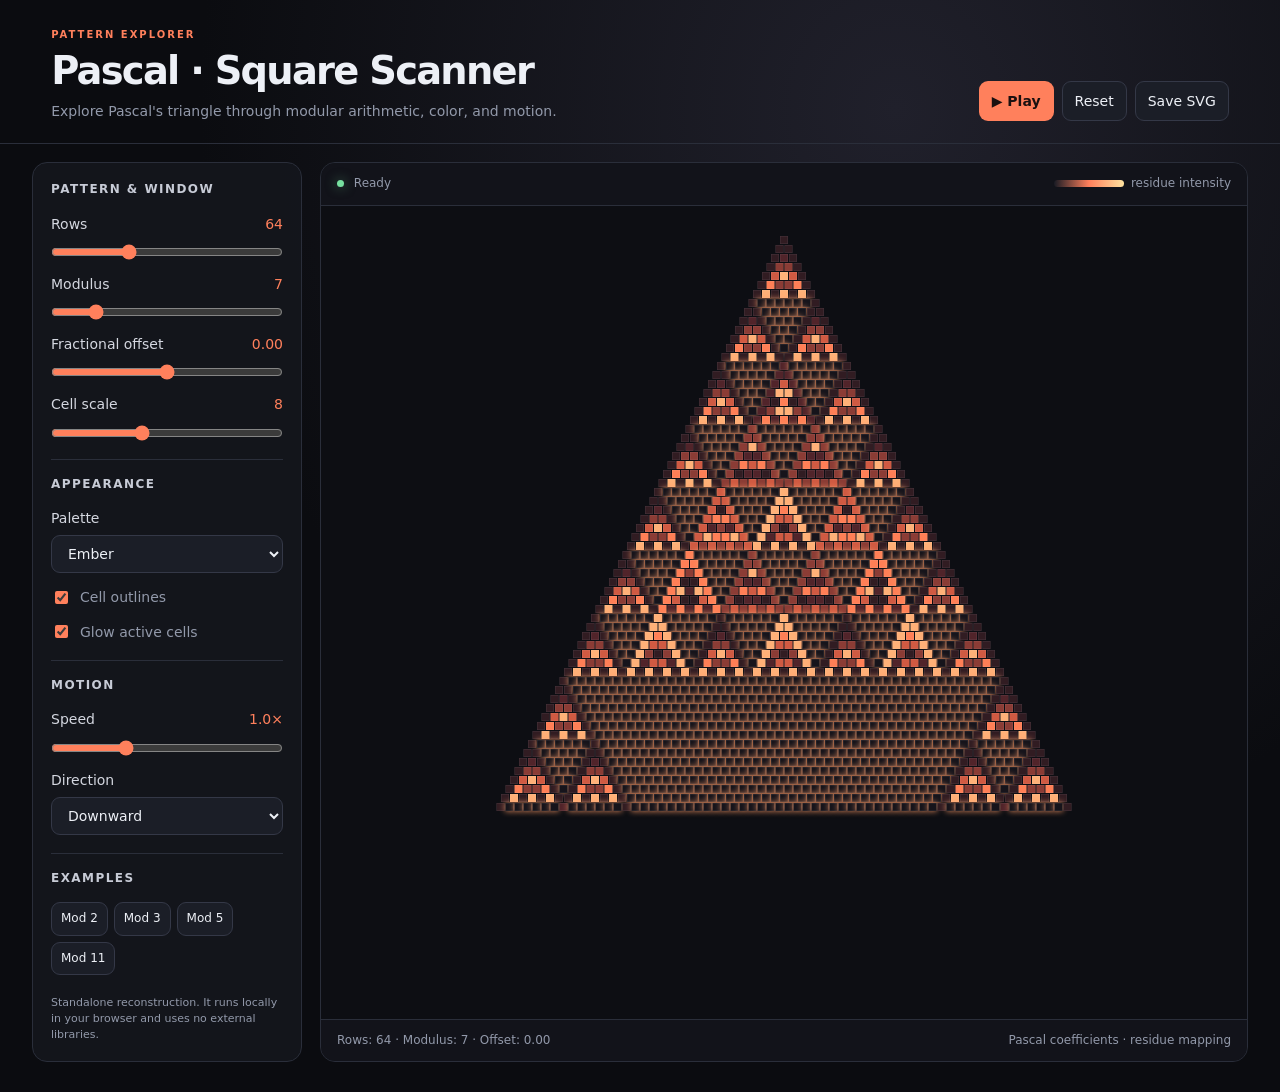
<file: reference/ChatGPT-version-pascal-square-scanner/index.html>
<!doctype html>
<html lang="en">
<head>
  <meta charset="utf-8">
  <meta name="viewport" content="width=device-width, initial-scale=1">
  <title>Pascal · Square Scanner</title>
  <link rel="stylesheet" href="style.css">
</head>
<body>
  <header class="top">
    <div>
      <p class="eyebrow">PATTERN EXPLORER</p>
      <h1>Pascal · Square Scanner</h1>
      <p class="sub">Explore Pascal's triangle through modular arithmetic, color, and motion.</p>
    </div>
    <div class="actions">
      <button id="playBtn" class="primary">▶ Play</button>
      <button id="resetBtn">Reset</button>
      <button id="saveBtn">Save SVG</button>
    </div>
  </header>

  <main class="layout">
    <aside class="panel">
      <section>
        <h2>Pattern & window</h2>
        <label>Rows <output id="rowsOut">64</output>
          <input id="rows" type="range" min="8" max="180" value="64">
        </label>
        <label>Modulus <output id="modOut">7</output>
          <input id="modulus" type="range" min="2" max="31" value="7">
        </label>
        <label>Fractional offset <output id="offsetOut">0.00</output>
          <input id="offset" type="range" min="-1" max="1" step="0.01" value="0">
        </label>
        <label>Cell scale <output id="scaleOut">8</output>
          <input id="scale" type="range" min="3" max="16" value="8">
        </label>
      </section>
      <section>
        <h2>Appearance</h2>
        <label>Palette
          <select id="palette">
            <option value="ember">Ember</option>
            <option value="ocean">Ocean</option>
            <option value="moss">Moss</option>
            <option value="mono">Monochrome</option>
          </select>
        </label>
        <label class="check"><input id="showLines" type="checkbox" checked> Cell outlines</label>
        <label class="check"><input id="glow" type="checkbox" checked> Glow active cells</label>
      </section>
      <section>
        <h2>Motion</h2>
        <label>Speed <output id="speedOut">1.0×</output>
          <input id="speed" type="range" min="0.1" max="3" step="0.1" value="1">
        </label>
        <label>Direction
          <select id="direction">
            <option value="down">Downward</option>
            <option value="up">Upward</option>
            <option value="pulse">Pulse</option>
          </select>
        </label>
      </section>
      <section>
        <h2>Examples</h2>
        <div class="preset-row">
          <button data-mod="2" data-rows="80">Mod 2</button>
          <button data-mod="3" data-rows="80">Mod 3</button>
          <button data-mod="5" data-rows="80">Mod 5</button>
          <button data-mod="11" data-rows="64">Mod 11</button>
        </div>
      </section>
      <p class="note">Standalone reconstruction. It runs locally in your browser and uses no external libraries.</p>
    </aside>

    <section class="visual">
      <div class="visual-head">
        <div><span class="live-dot"></span> <span id="status">Ready</span></div>
        <div class="legend"><span class="swatch"></span> residue intensity</div>
      </div>
      <div id="canvasWrap"><canvas id="canvas" aria-label="Pascal triangle visualization"></canvas></div>
      <div class="foot">
        <span id="stats">Rows: 64 · Modulus: 7</span>
        <span>Pascal coefficients · residue mapping</span>
      </div>
    </section>
  </main>
  <script src="app.js"></script>
</body>
</html>
</file>
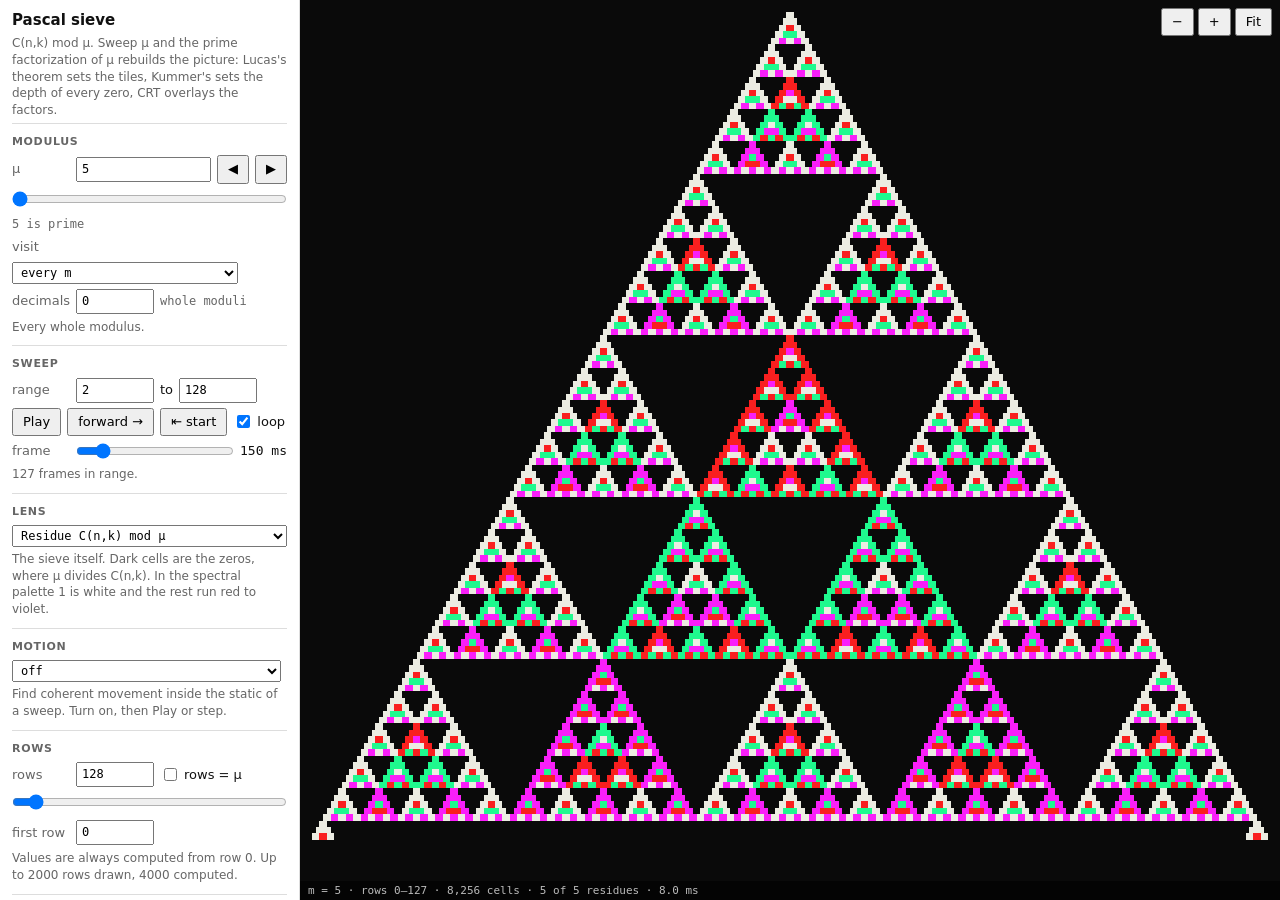
<file: reference/pascal-core.html>
<!doctype html>
<html lang="en">
<head>
<meta charset="utf-8">
<meta name="viewport" content="width=device-width, initial-scale=1">
<title>Pascal Sieve</title>
<style>
:root { color-scheme: light dark; --bg: #fff; --fg: #111; --muted: #666; --line: #ddd; --stage: #0a0a0a; }
@media (prefers-color-scheme: dark) { :root { --bg: #151515; --fg: #e6e6e6; --muted: #999; --line: #2c2c2c; } }
* { box-sizing: border-box; }
html, body { height: 100%; margin: 0; }
body { background: var(--bg); color: var(--fg); font: 13px/1.4 system-ui, sans-serif; }
main { display: flex; height: 100%; }
#panel { width: 300px; flex: none; overflow-y: auto; padding: 10px 12px 20px; border-right: 1px solid var(--line); }
#stage { flex: 1; min-width: 0; position: relative; background: var(--stage); }
#view { display: block; width: 100%; height: 100%; cursor: crosshair; touch-action: none; }
h1 { font-size: 15px; margin: 0 0 2px; }
h2 { font-size: 11px; font-weight: 600; letter-spacing: .06em; text-transform: uppercase; color: var(--muted); margin: 0 0 6px; }
section { border-top: 1px solid var(--line); padding: 10px 0 6px; }
.row { display: flex; align-items: center; gap: 6px; margin: 5px 0; flex-wrap: wrap; }
.row > label:first-child { min-width: 58px; color: var(--muted); }
.chk { display: inline-flex; align-items: center; gap: 4px; }
input, select, button { font: inherit; }
input[type=number], input[type=text], select { font-family: ui-monospace, Consolas, monospace; font-size: 12px; padding: 2px 4px; }
input[type=number] { width: 6.5em; }
#m { flex: 1; min-width: 7em; }
input[type=range] { width: 100%; margin: 2px 0; }
.row input[type=range] { flex: 1; width: auto; min-width: 80px; }
select { max-width: 100%; }
button { padding: 3px 9px; cursor: pointer; }
.note { color: var(--muted); font-size: 12px; margin: 4px 0; }
.warn { color: #c77700; font-size: 12px; margin: 4px 0; }
.warn:empty, .note:empty { display: none; }
.mono { font-family: ui-monospace, Consolas, monospace; }
.wrap { overflow-wrap: anywhere; }
[hidden] { display: none !important; }
#inspect { position: absolute; top: 8px; left: 8px; max-width: min(400px, calc(100% - 16px)); padding: 6px 9px;
  font: 12px/1.45 ui-monospace, Consolas, monospace; color: #ddd; background: rgba(0,0,0,.78); white-space: pre-wrap; overflow-wrap: anywhere; pointer-events: none; }
#inspect:empty { display: none; }
#tools { position: absolute; top: 8px; right: 8px; display: flex; gap: 4px; }
#status { position: absolute; left: 0; right: 0; bottom: 0; padding: 3px 8px; font: 11px ui-monospace, Consolas, monospace;
  color: #bbb; background: rgba(0,0,0,.6); white-space: nowrap; overflow: hidden; text-overflow: ellipsis; pointer-events: none; }
@media (max-width: 760px) {
  main { flex-direction: column; height: auto; }
  #stage { order: -1; height: 62vh; flex: none; }
  #panel { width: auto; border-right: 0; }
}
</style>
</head>
<body>
<main>
<aside id="panel">
  <h1>Pascal sieve</h1>
  <p class="note">C(n,k) mod μ. Sweep μ and the prime factorization of μ rebuilds the picture: Lucas's theorem sets the tiles, Kummer's sets the depth of every zero, CRT overlays the factors.</p>

  <section>
    <h2>Modulus</h2>
    <div class="row">
      <label for="m">μ</label>
      <input id="m" type="text" inputmode="decimal" autocomplete="off" spellcheck="false">
      <button id="mPrev" title="One step down (←)">◀</button>
      <button id="mNext" title="One step up (→)">▶</button>
    </div>
    <input id="mSlider" type="range" min="0" max="1" aria-label="modulus">
    <p class="note mono wrap" id="mInfo"></p>
    <div class="row"><label for="visit">visit</label><select id="visit"></select></div>
    <div class="row" id="stepRow"><label for="step">step</label><input id="step" type="number" min="1" max="10000"></div>
    <div class="row"><label for="fine">decimals</label><input id="fine" type="number" min="0" max="300"><span id="fineOut" class="note mono"></span></div>
    <p class="note" id="visitNote"></p>
    <p class="note" id="fineNote"></p>
  </section>

  <section>
    <h2>Sweep</h2>
    <div class="row"><label for="from">range</label><input id="from" type="number" min="2" max="100000"><span>to</span><input id="to" type="number" min="2" max="100000"></div>
    <div class="row">
      <button id="play">Play</button>
      <button id="dir" title="Sweep direction"></button>
      <button id="toStart" title="Jump to the start of the range">⇤ start</button>
      <label class="chk"><input id="loop" type="checkbox"> loop</label>
    </div>
    <div class="row"><label for="speed">frame</label><input id="speed" type="range" min="16" max="1000"><span id="speedOut" class="mono"></span></div>
    <p class="note" id="sweepNote"></p>
  </section>

  <section>
    <h2>Lens</h2>
    <select id="lens" aria-label="lens"></select>
    <div class="row" id="pRow"><label for="p">prime p</label><select id="p"></select></div>
    <div class="row" id="LRow"><label for="L">digit L</label><input id="L" type="number" min="0" max="12"></div>
    <div class="row" id="JRow"><label for="J">digit j</label><input id="J" type="number" min="0" max="12"></div>
    <div class="row" id="qshowRow"><label for="qshow">show</label><select id="qshow">
      <option value="full">phase + magnitude</option>
      <option value="norot">without the k(n−k) turn</option>
      <option value="fringe">fringes only (zone plate)</option>
    </select></div>
    <div class="row" id="wshowRow"><label for="wshow">show</label><select id="wshow">
      <option value="energy">energy (palette)</option>
      <option value="phase">phase (hue)</option>
    </select></div>
    <div id="stripeCtl">
      <div class="row"><label for="stol">similar</label><input id="stol" type="number" min="1" max="20"><span class="note">% of the color cycle</span></div>
      <div class="row"><label for="srun">min run</label><input id="srun" type="number" min="2" max="12"><span class="note">cells in a row</span></div>
      <div class="row"><label for="scolor">color</label><select id="scolor"><option value="true">their own colors</option><option value="depth">by rows stacked</option></select></div>
      <div class="row"><label class="chk"><input id="strack" type="checkbox"> track across frames</label><button id="strackReset">Reset</button></div>
      <p class="note mono wrap" id="stripeOut"></p>
    </div>
    <div class="row" id="censusRow"><span id="censusOut" class="mono"></span><button id="censusReset">Reset</button></div>
    <p class="note" id="lensNote"></p>
    <p class="warn" id="lensWarn"></p>
  </section>

  <section>
    <h2>Motion</h2>
    <select id="motion" aria-label="motion detection">
      <option value="off">off</option>
      <option value="flow">coherent motion · hue = direction</option>
      <option value="drift">steady drift · hue = rate</option>
    </select>
    <div id="motionCtl">
      <div class="row"><label for="tau">evidence</label><input id="tau" type="number" min="2" max="64"><span class="note">frames averaged</span></div>
      <div class="row"><label for="trail">trail</label><input id="trail" type="number" min="0" max="240"><span class="note">frames to fade</span></div>
      <div class="row"><label for="pool">pool</label><input id="pool" type="number" min="0" max="4"><span class="note">neighbour passes</span></div>
      <div class="row"><label for="gain">gain</label><input id="gain" type="range" min="1" max="60"><span id="gainOut" class="mono"></span></div>
      <div class="row"><label for="img">picture</label><input id="img" type="range" min="0" max="100"><span id="imgOut" class="mono"></span></div>
      <div class="row"><button id="motionReset">Reset</button><span id="motionOut" class="mono note"></span></div>
    </div>
    <p class="note" id="motionNote"></p>
    <p class="warn" id="motionWarn"></p>
  </section>

  <section>
    <h2>Rows</h2>
    <div class="row">
      <label for="rows">rows</label>
      <input id="rows" type="number" min="2" max="2000">
      <label class="chk"><input id="link" type="checkbox"> rows = μ</label>
    </div>
    <input id="rowsSlider" type="range" min="2" max="2000" aria-label="rows">
    <div class="row"><label for="first">first row</label><input id="first" type="number" min="0" max="3998"></div>
    <p class="note">Values are always computed from row 0. Up to 2000 rows drawn, 4000 computed.</p>
  </section>

  <section>
    <h2>Residue filter</h2>
    <div class="row"><input id="iso" type="text" placeholder="e.g.  0    or    1, n, 1/2" style="flex:1;min-width:0"><button id="isoClear" title="Clear filter">×</button></div>
    <p class="note">Show only these residues: integers, <b>n</b> = the largest integer below μ, <b>n-2</b>, or a fraction <b>a/b</b> of the way from 0 to n. <b>0</b> alone shows exactly where μ divides C(n,k).</p>
  </section>

  <section>
    <h2>Display</h2>
    <div class="row"><label for="scheme">palette</label><select id="scheme"></select></div>
    <div class="row"><label for="viewMode">view</label><select id="viewMode"><option value="flat">Flat</option><option value="relief">Relief (height = lens)</option></select></div>
    <div class="row" id="elevRow"><label for="elev">height</label><input id="elev" type="range" min="0" max="150"><span id="elevOut" class="mono"></span></div>
    <div class="row"><label class="chk"><input id="nums" type="checkbox"> numbers when zoomed in</label></div>
  </section>

  <section>
    <h2>Examples</h2>
    <select id="example" aria-label="examples"><option value="">Load an example…</option></select>
  </section>

  <section>
    <h2>Export</h2>
    <div class="row"><label for="scale">scale</label><input id="scale" type="number" min="1" max="12"><span class="note">cell = 2×scale px</span></div>
    <div class="row"><button id="savePng">Save PNG</button><button id="saveZip">Export sweep (ZIP)</button></div>
    <p class="note" id="expNote"></p>
  </section>

  <p class="note">Keys: ←/→ one step · PgUp/PgDn whole modulus · ↑/↓ rows · shift = ×10 · space play · F fit. Drag to pan, wheel to zoom, double-click to fit. Hover or tap a cell (flat view) to inspect it.</p>
</aside>

<div id="stage">
  <canvas id="view"></canvas>
  <div id="inspect"></div>
  <div id="tools"><button id="zoomOut" title="Zoom out">−</button><button id="zoomIn" title="Zoom in">+</button><button id="fitBtn" title="Fit (F)">Fit</button></div>
  <div id="status"></div>
</div>
</main>

<script>
'use strict';
// <core> — pure math, color tables, motion detection, painters and the ZIP writer. No DOM.
// verify-pascal-core.cjs extracts this block and checks it against exact BigInt binomials.

const MOD_CAP = 100000;          // largest whole modulus
const MAX_ROWS = 2000;           // most rows drawn at once
const ROW_CAP = 4000;            // most rows computed (first row + rows drawn)
const ROW_ASPECT = Math.sqrt(3); // row height / half-cell width: equilateral cells
const P_TABLE_CAP = 1 << 20;     // largest prime given factorial / discrete-log tables
const MOTION_CELL_CAP = 1200000; // motion detection memory bound (~40 MB)
const MAX_FINE = 300;            // most decimal places between moduli
const LIMB_CAP = 16e6;           // multi-word residues: cells × words kept below this (128 MB)

// ---- primes ----
const PRIMES = [];
const PRIME_RANK = new Uint16Array(MOD_CAP + 1); // 1-based index among the primes, 0 = not prime
{
  const composite = new Uint8Array(MOD_CAP + 1);
  for (let i = 2; i <= MOD_CAP; i++) {
    if (composite[i]) continue;
    PRIME_RANK[i] = PRIMES.push(i);
    for (let j = i * i; j <= MOD_CAP; j += i) composite[j] = 1;
  }
}

// [[p, a], ...] ascending, for whole numbers below 10^10 (trial division by the sieve).
function factorize(m) {
  const out = [];
  for (const p of PRIMES) {
    if (p * p > m) break;
    if (m % p === 0) { let a = 0; while (m % p === 0) { m /= p; a++; } out.push([p, a]); }
  }
  if (m > 1) out.push([m, 1]);
  return out;
}
const isPrime = (n) => n >= 2 && n <= MOD_CAP && PRIME_RANK[n] !== 0;
const SUP = '⁰¹²³⁴⁵⁶⁷⁸⁹', SUB = '₀₁₂₃₄₅₆₇₈₉';
const sup = (n) => String(n).replace(/\d/g, (d) => SUP[d]);
const sub = (n) => String(n).replace(/\d/g, (d) => SUB[d]);
const factorString = (fs) => fs.map(([p, a]) => a === 1 ? String(p) : p + sup(a)).join('·');

// Factors of a numerator P (BigInt) that can matter. A prime above n never divides C(n,k), so
// for rows below 4000 only primes below 4000 shape any zero; larger factors are reported, not
// needed. Below 2^53 the factorization is complete up to a cofactor with no prime under 10^5.
const FAC_CACHE = new Map();
function factorP(P) {
  const key = P.toString();
  let f = FAC_CACHE.get(key);
  if (f) return f;
  const factors = [];
  let rest = P, limit;
  if (P <= 2n ** 53n) {
    let x = Number(P), done = false;
    for (const p of PRIMES) {
      if (p * p > x) { done = true; break; }
      if (x % p === 0) { let a = 0; while (x % p === 0) { x /= p; a++; } factors.push([p, a]); }
    }
    if (x > 1 && (done || x <= 1e10)) { factors.push([x, 1]); x = 1; }
    rest = BigInt(x); limit = 100000;
  } else {
    for (const p of PRIMES) {
      if (p > ROW_CAP) break;
      const pb = BigInt(p);
      if (rest % pb === 0n) { let a = 0; while (rest % pb === 0n) { rest /= pb; a++; } factors.push([p, a]); }
    }
    limit = ROW_CAP;
  }
  f = { factors, rest, limit };
  if (FAC_CACHE.size > 256) FAC_CACHE.clear();
  FAC_CACHE.set(key, f);
  return f;
}

const gcdBig = (a, b) => { while (b) { const t = a % b; a = b; b = t; } return a; };
const POW10 = [];
const pow10 = (d) => POW10[d] || (POW10[d] = 10n ** BigInt(d));
// μ = units / 10^d as a reduced fraction P/Q (BigInt). Then C mod μ = ((Q·C) mod P) / Q exactly,
// and since Q is a unit mod P, μ divides C exactly when P does: every fraction carries its
// numerator's sieve.
function rational(units, d) {
  const Q0 = pow10(d), g = gcdBig(units, Q0);
  return { P: units / g, Q: Q0 / g };
}

const digitSum = (n, p) => { let s = 0; while (n > 0) { const d = n % p; s += d; n = (n - d) / p; } return s; };
// Kummer: ν_p(C(n,k)) = carries adding k and n−k in base p = (s_p(k) + s_p(n−k) − s_p(n)) / (p − 1)
const carries = (n, k, p) => (digitSum(k, p) + digitSum(n - k, p) - digitSum(n, p)) / (p - 1);

const modpow = (b, e, m) => {
  let r = 1 % m; b %= m;
  while (e > 0) { if (e & 1) r = r * b % m; b = b * b % m; e = Math.floor(e / 2); }
  return r;
};
const primitiveRoot = (p) => {
  if (p === 2) return 1;
  const qs = factorize(p - 1).map(([q]) => q);
  for (let g = 2; g < p; g++) if (qs.every((q) => modpow(g, (p - 1) / q, p) !== 1)) return g;
  return 1;
};

// Per-prime tables: factorials and inverse factorials mod p (C(a,b) mod p for a,b < p),
// and the discrete-log table to the smallest primitive root. O(p), cached.
const P_TABLES = new Map();
function tablesFor(p) {
  let t = P_TABLES.get(p);
  if (t) return t;
  const fact = new Uint32Array(p), inv = new Uint32Array(p), ind = new Uint32Array(p);
  fact[0] = 1;
  for (let i = 1; i < p; i++) fact[i] = fact[i - 1] * i % p;
  inv[p - 1] = modpow(fact[p - 1], p - 2, p);
  for (let i = p - 1; i > 0; i--) inv[i - 1] = inv[i] * i % p;
  const g = primitiveRoot(p);
  for (let j = 0, x = 1; j < p - 1; j++) { ind[x] = j; x = x * g % p; }
  t = { fact, inv, ind, g };
  if (P_TABLES.size > 16) P_TABLES.clear();
  P_TABLES.set(p, t);
  return t;
}
const binomModP = (a, b, T, p) => b > a ? 0 : T.fact[a] * T.inv[b] % p * T.inv[a - b] % p;

function binomBig(n, k) {
  k = Math.min(k, n - k);
  let r = 1n;
  for (let i = 1; i <= k; i++) r = r * BigInt(n - k + i) / BigInt(i);
  return r;
}
// ln n! for n ≤ ROW_CAP
const LNF = (() => { const a = new Float64Array(ROW_CAP + 1); for (let i = 2; i <= ROW_CAP; i++) a[i] = a[i - 1] + Math.log(i); return a; })();

// ---- the triangle: C(n,k) mod m by the additive rule, rows 0..N-1, flat index n(n+1)/2 + k ----
// For small whole moduli (m < 2^31): the lenses that work mod p or mod p^a use this.
function buildTriangle(N, m) {
  const t = m <= 65536 ? new Uint16Array(N * (N + 1) / 2) : new Uint32Array(N * (N + 1) / 2);
  for (let r = 0; r < N; r++) {
    const row = r * (r + 1) / 2, prev = row - r;
    t[row] = 1; t[row + r] = 1;
    for (let c = 1; c < r; c++) {
      const s = t[prev + c - 1] + t[prev + c];
      t[row + c] = s - (m & -(s >= m)); // s < 2m: branchless reduction
    }
  }
  return t;
}

// ---- the scaled triangle S(n,k) = Q·C(n,k) mod P, exact at any number of decimals ----
// Same additive rule with edges Q mod P. Stored in the cheapest exact form: small integers
// (P < 2^31), doubles (P < 2^52, sums stay below 2^53), or base-2^48 words for anything larger.
const B48 = 2 ** 48, B48n = 1n << 48n, TWO31 = 2n ** 31n, TWO52 = 2n ** 52n;
const toLimbs = (x, k) => { const a = new Float64Array(k); for (let l = 0; l < k; l++) { a[l] = Number(x & (B48n - 1n)); x >>= 48n; } return a; };
const limbsFor = (P) => Math.ceil(P.toString(2).length / 48);
function buildScaled(N, P, Q) {
  const total = N * (N + 1) / 2, q = Q % P;
  if (P < TWO31) {
    const p = Number(P), e = Number(q), t = p <= 65536 ? new Uint16Array(total) : new Uint32Array(total);
    for (let r = 0; r < N; r++) {
      const row = r * (r + 1) / 2, prev = row - r;
      t[row] = e; t[row + r] = e;
      for (let c = 1; c < r; c++) { const s = t[prev + c - 1] + t[prev + c]; t[row + c] = s - (p & -(s >= p)); }
    }
    return { kind: 'int', t, p, q: e, P, Q, k: 1 };
  }
  if (P < TWO52) {
    const p = Number(P), e = Number(q), t = new Float64Array(total);
    for (let r = 0; r < N; r++) {
      const row = r * (r + 1) / 2, prev = row - r;
      t[row] = e; t[row + r] = e;
      for (let c = 1; c < r; c++) { const s = t[prev + c - 1] + t[prev + c]; t[row + c] = s >= p ? s - p : s; }
    }
    return { kind: 'f64', t, p, q: e, P, Q, k: 1 };
  }
  const k = limbsFor(P), Pl = toLimbs(P, k), ql = toLimbs(q, k), t = new Float64Array(total * k);
  for (let r = 0; r < N; r++) {
    const row = r * (r + 1) / 2, prev = row - r;
    t.set(ql, row * k); t.set(ql, (row + r) * k);
    for (let c = 1; c < r; c++) {
      const a = (prev + c - 1) * k, b = a + k, o = (row + c) * k;
      let carry = 0;
      for (let l = 0; l < k; l++) { let v = t[a + l] + t[b + l] + carry; if (v >= B48) { v -= B48; carry = 1; } else carry = 0; t[o + l] = v; }
      let ge = carry === 1;
      if (!ge) { let l = k - 1; while (l >= 0 && t[o + l] === Pl[l]) l--; ge = l < 0 || t[o + l] > Pl[l]; }
      if (ge) { let borrow = 0; for (let l = 0; l < k; l++) { let v = t[o + l] - Pl[l] - borrow; if (v < 0) { v += B48; borrow = 1; } else borrow = 0; t[o + l] = v; } }
    }
  }
  const top = (a, o) => a[o + k - 1] * B48 + a[o + k - 2] + (k > 2 ? a[o + k - 3] / B48 : 0);
  return { kind: 'limbs', t, k, Pl, ql, P, Q, pTop: top(Pl, 0), top };
}
// Exact value S at cell i, as a BigInt.
function scaledBig(sc, i) {
  if (sc.kind !== 'limbs') return typeof sc.t[i] === 'bigint' ? sc.t[i] : BigInt(sc.t[i]);
  let v = 0n;
  for (let l = sc.k - 1; l >= 0; l--) v = (v << 48n) + BigInt(sc.t[i * sc.k + l]);
  return v;
}
// A BigInt target in the scaled representation, for exact comparisons (null if ≥ P).
function scaledTarget(sc, x) {
  if (x >= sc.P) return null;
  return sc.kind === 'limbs' ? toLimbs(x, sc.k) : Number(x);
}
function scaledEq(sc, i, target) {
  if (target === null) return false;
  if (sc.kind !== 'limbs') return sc.t[i] === target;
  const o = i * sc.k;
  for (let l = 0; l < sc.k; l++) if (sc.t[o + l] !== target[l]) return false;
  return true;
}
// Phase S/P = frac(C/μ) for cells from..from+n−1 (double precision).
function scaledTheta(sc, from, n) {
  const th = new Float64Array(n);
  if (sc.kind !== 'limbs') { const inv = 1 / sc.p; for (let j = 0; j < n; j++) th[j] = sc.t[from + j] * inv; }
  else for (let j = 0; j < n; j++) th[j] = sc.top(sc.t, (from + j) * sc.k) / sc.pTop;
  return th;
}
// 1 where S = 0, i.e. μ divides C(n,k).
function scaledZeros(sc, from, total) {
  const z = new Uint8Array(total), zero = scaledTarget(sc, 0n);
  for (let i = from; i < total; i++) z[i] = scaledEq(sc, i, zero) ? 1 : 0;
  return z;
}

// ---- residue coloring that is continuous in μ ----
// Level for the residue x = S/Q of μ = P/Q: 0 = zero, 1 = exactly 1 (white, spectral only),
// 2..255 = palette position. At whole μ = m this is the familiar mapping: spectral spreads
// 2..m−1 red→violet, other palettes spread 0..m−1.
function residueLevel(r, P, Q, spectral) {
  if (r === 0) return 0;
  const x = r / Q, mu = P / Q;
  let t;
  if (spectral) { if (r === Q) return 1; t = (x - 2) / Math.max(1, mu - 3); }
  else t = x / (mu - 1);
  return 2 + Math.round(253 * (t < 0 ? 0 : t > 1 ? 1 : t));
}
// Levels for the window cells [from, total) of a scaled triangle, plus their phases.
function residueLevels(sc, from, total, mu, spectral) {
  const idx = new Uint8Array(total), n = total - from, theta = scaledTheta(sc, from, n);
  const one = scaledTarget(sc, sc.Q), zero = scaledTarget(sc, 0n);
  const m = mu, dS = Math.max(1, m - 3), dO = m - 1;
  if (sc.kind !== 'limbs') {
    const q = sc.q, t = sc.t;
    if (sc.p <= Math.min(P_TABLE_CAP, n)) { // few residues: tabulate
      const lv = new Uint8Array(sc.p);
      for (let r = 0; r < sc.p; r++) lv[r] = residueLevel(r, sc.p, q, spectral);
      for (let i = from; i < total; i++) idx[i] = lv[t[i]];
    } else for (let i = from; i < total; i++) idx[i] = residueLevel(t[i], sc.p, q, spectral);
    return { idx, theta };
  }
  for (let j = 0; j < n; j++) {
    const i = from + j;
    if (scaledEq(sc, i, zero)) continue;
    if (spectral && scaledEq(sc, i, one)) { idx[i] = 1; continue; }
    const x = theta[j] * m, t = spectral ? (x - 2) / dS : x / dO;
    idx[i] = 2 + Math.round(253 * (t < 0 ? 0 : t > 1 ? 1 : t));
  }
  return { idx, theta };
}

// ---- lens fields ----
// ν_p(j) for j = 0..N (ν_p(0) left at 0; it is never read).
function valuations(N, p) {
  const v = new Uint8Array(N + 1);
  for (let q = p; q <= N; q *= p) for (let j = q; j <= N; j += q) v[j]++;
  return v;
}
// ν_p(C(n,k)) along each row from C(n,k) = C(n,k−1)·(n−k+1)/k:
//   ν(C(n,k)) = ν(C(n,k−1)) + ν(n−k+1) − ν(k)   — one table lookup per cell.
function kummerField(N, p) {
  const nu = valuations(N, p), out = new Uint8Array(N * (N + 1) / 2);
  for (let r = 1; r < N; r++) {
    const row = r * (r + 1) / 2;
    for (let c = 1, e = 0; c <= r; c++) { e += nu[r - c + 1] - nu[c]; out[row + c] = e; }
  }
  return out;
}

// Bit f set where p_f^a_f divides C(n,k), i.e. ν_{p_f}(C(n,k)) ≥ a_f (up to 16 layers).
function crtField(N, factors) {
  const out = new Uint16Array(N * (N + 1) / 2);
  factors.forEach(([p, a], f) => {
    const nu = valuations(N, p), bit = 1 << f;
    for (let r = 1; r < N; r++) {
      const row = r * (r + 1) / 2;
      for (let c = 1, e = 0; c <= r; c++) { e += nu[r - c + 1] - nu[c]; if (e >= a) out[row + c] |= bit; }
    }
  });
  return out;
}

// 1-based base-p digit of the first carry adding k and n−k (0 = none). Once either addend
// runs out of digits no carry can start, so the loop stops there.
function firstCarry(n, k, p) {
  let a = k, b = n - k;
  for (let pos = 1; a > 0 && b > 0; pos++) {
    const da = a % p, db = b % p;
    if (da + db >= p) return pos;
    a = (a - da) / p; b = (b - db) / p;
  }
  return 0;
}
function carryField(N, p) {
  const out = new Uint8Array(N * (N + 1) / 2);
  for (let r = 0; r < N; r++) {
    const row = r * (r + 1) / 2;
    if (p === 2) { // first carry = lowest bit set in both k and n−k
      for (let c = 0; c <= r; c++) { const x = c & (r - c); out[row + c] = x ? 32 - Math.clz32(x & -x) : 0; }
    } else {
      for (let c = 0; c <= r; c++) out[row + c] = firstCarry(r, c, p);
    }
  }
  return out;
}

// Lucas: C(n,k) ≡ ∏ C(n_i, k_i) (mod p). One factor: C(n_L, k_L) mod p.
function lucasField(N, p, L) {
  const T = tablesFor(p), pl = p ** L;
  const out = p <= 65536 ? new Uint16Array(N * (N + 1) / 2) : new Uint32Array(N * (N + 1) / 2);
  for (let r = 0; r < N; r++) {
    const row = r * (r + 1) / 2, nd = Math.floor(r / pl) % p;
    for (let c = 0; c <= r; c++) out[row + c] = binomModP(nd, Math.floor(c / pl) % p, T, p);
  }
  return out;
}

// Discrete log of (v mod p) to the primitive root, quantized onto 1..255; 0 = p divides.
function phaseField(tri, p) {
  const out = new Uint8Array(tri.length);
  if (p === 2) { for (let i = 0; i < tri.length; i++) out[i] = tri[i] & 1; return out; }
  const { ind } = tablesFor(p), s = 255 / (p - 1);
  for (let i = 0; i < tri.length; i++) { const v = tri[i] % p; out[i] = v === 0 ? 0 : 1 + Math.floor(ind[v] * s); }
  return out;
}

// p-adic digit j of C(n,k): floor(C / p^j) mod p, read from C mod p^(j+1).
function digitField(tri, p, J) {
  const pj = p ** J, out = p <= 65536 ? new Uint16Array(tri.length) : new Uint32Array(tri.length);
  for (let i = 0; i < tri.length; i++) out[i] = Math.floor(tri[i] / pj) % p;
  return out;
}

// ---- Grassmannian lens: the Gaussian binomial [n k]_q on the unit circle ----
// [n k]_q counts k-dimensional subspaces of F_q^n (points of the Grassmannian Gr(k,n)) and is a
// polynomial of degree dim Gr(k,n) = k(n−k) with [n k]_1 = C(n,k). On the unit circle,
// q = e^{2πis}, s = 1/μ:
//     [n k]_q = q^{k(n−k)/2} · R,   R = ∏_{i=1..k} sin(πs(n−k+i)) / sin(πs·i)   (real)
// so each cell turns at a rate set by its Grassmannian's dimension, and R carries the rest.
// R is built along each row in log form, R(n,k) = R(n,k−1)·sin(πs(n−k+1))/sin(πs·k), with exact
// zeros of the sine counted separately: at μ = P/Q, q is a primitive P-th root of unity and
// sin(πs·j) vanishes exactly when P | j; the limit of a matched pair is the ratio of the j's.
// A net surplus of numerator zeros is a true zero — the q-Lucas zeros, k mod P > n mod P.
const QLUT = (() => { const t = new Uint32Array(64 * 64); for (let h = 0; h < 64; h++) for (let b = 0; b < 64; b++) t[h * 64 + b] = pack(...hslRGB(h / 64 * 360, 0.85, 0.6 * b / 63)); return t; })();
// show: 'full' = phase + magnitude; 'norot' = without the q^{k(n−k)/2} turn (sign + magnitude);
// 'fringe' = only that turn, as interference fringes ½(1 + cos 2π·k(n−k)/2μ) — a zone plate whose
// rings are the level curves of dim Gr(k,n), aliased against the cell lattice into moiré.
function qField(N, r0, P, Q, show = 'full') {
  const spin = show !== 'norot';
  const total = N * (N + 1) / 2, base0 = r0 * (r0 + 1) / 2, n = total - base0;
  const F = new Float64Array(N + 1), Sg = new Float64Array(N + 1), Z = new Int32Array(N + 1);
  const twoP = 2n * P, Pd = Number(P);
  for (let j = 1; j <= N; j++) {
    const jq = (BigInt(j) * Q) % twoP;     // s·j = jq/P (mod 2), exact
    const a = (2n * jq + P) / twoP;         // nearest integer to s·j
    const rem = jq - a * P, odd = (a & 1n) === 1n;
    if (rem === 0n) { Z[j] = 1; F[j] = Math.log(j); Sg[j] = odd ? -1 : 1; }
    else { const sv = Math.sin(Math.PI * (Number(rem) / Pd)); F[j] = Math.log(Math.abs(sv)); Sg[j] = (sv < 0) !== odd ? -1 : 1; }
  }
  const s = Number(Q) / Pd;
  const col = new Uint32Array(total), height = new Float32Array(total), theta = new Float64Array(n), lnAbs = new Float64Array(n);
  const mag = new Float64Array(n); // ln(1 + |R|)
  let top = 0;
  for (let r = r0, j = 0; r < N; r++) {
    let lr = 0, sg = 1, z = 0;
    for (let c = 0; c <= r; c++, j++) {
      if (c > 0) { lr += F[r - c + 1] - F[c]; sg *= Sg[r - c + 1] * Sg[c]; z += Z[r - c + 1] - Z[c]; }
      if (z > 0) { lnAbs[j] = -Infinity; theta[j] = NaN; continue; }
      lnAbs[j] = lr;
      const m = mag[j] = lr > 30 ? lr : Math.log1p(Math.exp(lr));
      if (m > top) top = m;
      let ph = (sg < 0 ? 0.5 : 0) + (spin ? c * (r - c) * s * 0.5 : 0);
      theta[j] = ph - Math.floor(ph);
    }
  }
  if (show === 'fringe') {
    const idx = new Uint8Array(total), ph = new Float64Array(n);
    for (let r = r0, j = 0; r < N; r++) {
      const row = r * (r + 1) / 2;
      for (let c = 0; c <= r; c++, j++) {
        let f = c * (r - c) * s * 0.5;
        f -= Math.floor(f);
        ph[j] = f;
        idx[row + c] = lnAbs[j] === -Infinity ? 0 : Math.round(127.5 * (1 + Math.cos(2 * Math.PI * f)));
      }
    }
    return { idx, theta: ph, lnAbs, space: 'ramp' };
  }
  // brightness = log-magnitude against the frame's largest, so structure reads at every μ
  const inv = top > 0 ? 1 / top : 0;
  for (let r = r0, j = 0; r < N; r++) {
    const row = r * (r + 1) / 2;
    for (let c = 0; c <= r; c++, j++) {
      if (lnAbs[j] === -Infinity) { col[row + c] = VOID; continue; }
      const b = Math.pow(mag[j] * inv, 0.6);
      height[row + c] = b;
      col[row + c] = QLUT[((theta[j] * 64) | 0) * 64 + ((b * 63.999) | 0)];
    }
  }
  return { col, height, theta, lnAbs, space: 'rgb' };
}

// ---- quantum walk: Pascal's rule with waves instead of probabilities ----
// The classical rule splits probability between (n+1,k+1) and (n+1,k): a random walk, whose
// spread is diffusion and whose counts are C(n,k). Here each cell holds a two-component
// amplitude — arrived stepping right (u) or left (d). A coin [[cos θ, sin θ], [sin θ, −cos θ]]
// mixes them, then u moves to (n+1,k+1) and d to (n+1,k). The walk is unitary (each row's
// probabilities |u|²+|d|² sum to 1), so instead of diffusing it interferes: two bright fronts
// travel at ±cos θ with ripples between them. Start: (1, i)/√2, the symmetric state.
// show: 'energy' = amplitude (per row) through the palette; 'phase' = hue phase, brightness amplitude.
function walkField(N, r0, theta, show = 'energy') {
  const total = N * (N + 1) / 2, base0 = r0 * (r0 + 1) / 2, n = total - base0;
  const cs = Math.cos(theta), sn = Math.sin(theta);
  let ar = new Float64Array(N), ai = new Float64Array(N), br = new Float64Array(N), bi = new Float64Array(N); // row r: u = a, d = b
  let nr = new Float64Array(N), ni = new Float64Array(N), mr = new Float64Array(N), mi = new Float64Array(N);
  ar[0] = Math.SQRT1_2; bi[0] = Math.SQRT1_2;
  const energy = show !== 'phase';
  const col = energy ? null : new Uint32Array(total), idx = energy ? new Uint8Array(total) : null;
  const height = new Float32Array(total), ph = new Float64Array(n), prob = new Float64Array(n);
  const p = new Float64Array(N), hue = new Float64Array(N);
  for (let r = 0, j = 0; r < N; r++) {
    if (r >= r0) {
      let mx = 0;
      for (let c = 0; c <= r; c++) {
        p[c] = ar[c] * ar[c] + ai[c] * ai[c] + br[c] * br[c] + bi[c] * bi[c];
        if (p[c] > mx) mx = p[c];
        const h = Math.atan2(ai[c] + bi[c], ar[c] + br[c]) / (2 * Math.PI);
        hue[c] = h < 0 ? h + 1 : h;
      }
      const row = r * (r + 1) / 2, inv = mx > 0 ? 1 / mx : 0;
      for (let c = 0; c <= r; c++, j++) {
        const b = Math.sqrt(p[c] * inv);
        prob[j] = p[c]; ph[j] = hue[c]; height[row + c] = b;
        if (energy) idx[row + c] = Math.round(255 * b);
        else col[row + c] = QLUT[((hue[c] * 64) | 0) * 64 + ((b * 63.999) | 0)];
      }
    }
    if (r + 1 >= N) break;
    for (let c = 0; c <= r + 1; c++) { // coin at the parents, then shift
      let ur = 0, ui = 0, dr = 0, di = 0;
      if (c > 0) { ur = cs * ar[c - 1] + sn * br[c - 1]; ui = cs * ai[c - 1] + sn * bi[c - 1]; }
      if (c <= r) { dr = sn * ar[c] - cs * br[c]; di = sn * ai[c] - cs * bi[c]; }
      nr[c] = ur; ni[c] = ui; mr[c] = dr; mi[c] = di;
    }
    [ar, nr] = [nr, ar]; [ai, ni] = [ni, ai]; [br, mr] = [mr, br]; [bi, mi] = [mi, bi];
  }
  return energy ? { idx, height, theta: ph, prob, space: 'ramp' } : { col, height, theta: ph, prob, space: 'rgb' };
}

// ---- carries in a real base ----
// Adding k and n−k in base b carries into digit j exactly when ⌊n/bʲ⌋ − ⌊k/bʲ⌋ − ⌊(n−k)/bʲ⌋ = 1.
// That expression makes sense for any real b > 1, so the carry count does too. At a prime b it
// is Kummer's ν_b(C(n,k)); at any whole b it counts carries in that base; between, every scale
// b, b², b³… moves at its own rate.
function baseCarryField(N, mu) {
  const out = new Uint8Array(N * (N + 1) / 2), fl = [];
  for (let d = mu; d <= N - 1 + 1e-9 && fl.length < 64; d *= mu) {
    const f = new Int32Array(N);
    for (let x = 0; x < N; x++) f[x] = Math.floor(x / d + 1e-9);
    fl.push(f);
  }
  for (const f of fl) for (let r = 2; r < N; r++) {
    const row = r * (r + 1) / 2, fr = f[r];
    for (let c = 1; c < r; c++) { const e = fr - f[c] - f[r - c]; if (e > 0) out[row + c] += e; }
  }
  return { raw: out, scales: fl.length };
}

// ---- stripes: Pascal's rule doubling runs of similar residues ----
// Two neighbours with nearly the same phase t (= C/μ mod 1) put t + t = 2t in the cell below
// them, so a run of L similar cells seeds a downward triangle about L rows tall whose rows step
// through the doubling map t → 2t (mod 1): a run near 1/3 alternates 1/3, 2/3, 1/3 … (two
// shades), near 1/7 it cycles three. A cell is striped when it sits in a horizontal run of at
// least minRun cells whose neighbour-to-neighbour phase steps are all below tol (turns).
// theta: window phases (rows r0..N−1, NaN = no signal). depth = rows of stripe stacked above.
const phaseClose = (a, b, tol) => { let d = a - b; if (d < 0) d = -d; if (d > 0.5) d = 1 - d; return d < tol; };
function stripeField(theta, N, r0, tol, minRun) {
  const n = theta.length, left = new Uint16Array(n), run = new Uint16Array(n), depth = new Uint16Array(n), flag = new Uint8Array(n);
  for (let r = r0, j = 0; r < N; r++) for (let c = 0; c <= r; c++, j++) left[j] = c > 0 && phaseClose(theta[j - 1], theta[j], tol) ? left[j - 1] + 1 : 1;
  for (let r = N - 1, j = n - 1; r >= r0; r--) {
    let right = 1;
    for (let c = r; c >= 0; c--, j--) {
      if (c < r) right = phaseClose(theta[j], theta[j + 1], tol) ? right + 1 : 1;
      run[j] = left[j] + right - 1;
      flag[j] = run[j] >= minRun ? 1 : 0;
    }
  }
  for (let r = r0, j = 0; r < N; r++) for (let c = 0; c <= r; c++, j++) {
    if (!flag[j]) continue;
    const pl = r > r0 && c > 0 ? j - r - 1 : -1, pr = r > r0 && c < r ? j - r : -1;
    depth[j] = 1 + (pl >= 0 && pr >= 0 && flag[pl] && flag[pr] ? Math.min(depth[pl], depth[pr]) : 0);
  }
  return { flag, run, depth };
}
// Connected stripe patches (joined along rows and to the parents above), with centroid in
// screen units (x = k − n/2 cell widths, y = n·√3/2), size, rows spanned and mean phase.
function stripePatches(flag, theta, N, r0, minCells) {
  const n = flag.length, up = new Int32Array(n).fill(-1);
  const find = (a) => { while (up[a] !== a) { up[a] = up[up[a]]; a = up[a]; } return a; };
  const join = (a, b) => { a = find(a); b = find(b); if (a !== b) up[a] = b; };
  for (let r = r0, j = 0; r < N; r++) for (let c = 0; c <= r; c++, j++) {
    if (!flag[j]) continue;
    up[j] = j;
    if (c > 0 && flag[j - 1]) join(j, j - 1);
    if (r > r0 && c > 0 && flag[j - r - 1]) join(j, j - r - 1);
    if (r > r0 && c < r && flag[j - r]) join(j, j - r);
  }
  const acc = new Map();
  for (let r = r0, j = 0; r < N; r++) for (let c = 0; c <= r; c++, j++) {
    if (!flag[j]) continue;
    const root = find(j);
    let s = acc.get(root);
    if (!s) acc.set(root, s = { cells: 0, x: 0, y: 0, cs: 0, sn: 0, top: r, bottom: r });
    s.cells++; s.x += c - r / 2; s.y += r * 0.8660254;
    s.cs += Math.cos(2 * Math.PI * theta[j]); s.sn += Math.sin(2 * Math.PI * theta[j]);
    if (r > s.bottom) s.bottom = r;
  }
  const out = [];
  for (const s of acc.values()) {
    if (s.cells < minCells) continue;
    const ph = Math.atan2(s.sn, s.cs) / (2 * Math.PI);
    out.push({ x: s.x / s.cells, y: s.y / s.cells, cells: s.cells, rows: s.bottom - s.top + 1, phase: ph < 0 ? ph + 1 : ph });
  }
  return out;
}
// For each patch in `from`, the nearest patch in `to` within radius R (spatial hash).
function matchPatches(from, to, R) {
  const grid = new Map(), key = (gx, gy) => gx * 100003 + gy;
  to.forEach((p, i) => { const k = key(Math.floor(p.x / R), Math.floor(p.y / R)); (grid.get(k) || grid.set(k, []).get(k)).push(i); });
  const out = [];
  from.forEach((p, a) => {
    const gx = Math.floor(p.x / R), gy = Math.floor(p.y / R);
    let best = -1, bd = R * R;
    for (let dx = -1; dx <= 1; dx++) for (let dy = -1; dy <= 1; dy++) for (const b of grid.get(key(gx + dx, gy + dy)) || []) {
      const ex = to[b].x - p.x, ey = to[b].y - p.y, d = ex * ex + ey * ey;
      if (d < bd) { bd = d; best = b; }
    }
    if (best >= 0) out.push({ a, b: best, dx: to[best].x - p.x, dy: to[best].y - p.y });
  });
  return out;
}
// Drift between consecutive frames, free of the pull toward denser regions that nearest-
// neighbour matching has on its own: real motion v shows up as +v matching forward and −v
// matching backward, while the density pull has the same sign both ways, so v = (fwd − bwd)/2.
// Returns sums so several frame pairs can be pooled.
function driftSums(prev, cur, R) {
  const f = matchPatches(prev, cur, R), b = matchPatches(cur, prev, R), s = { nf: f.length, nb: b.length, fx: 0, fy: 0, fxx: 0, fyy: 0, bx: 0, by: 0, bxx: 0, byy: 0 };
  for (const m of f) { s.fx += m.dx; s.fy += m.dy; s.fxx += m.dx * m.dx; s.fyy += m.dy * m.dy; }
  for (const m of b) { s.bx += m.dx; s.by += m.dy; s.bxx += m.dx * m.dx; s.byy += m.dy * m.dy; }
  return s;
}
// Pooled drift: velocity (cells per frame, screen axes), its standard error and z = |v|/SE.
function driftFrom(list) {
  const t = { nf: 0, nb: 0, fx: 0, fy: 0, fxx: 0, fyy: 0, bx: 0, by: 0, bxx: 0, byy: 0 };
  for (const s of list) for (const k in t) t[k] += s[k];
  if (t.nf < 3 || t.nb < 3) return null;
  const mf = [t.fx / t.nf, t.fy / t.nf], mb = [t.bx / t.nb, t.by / t.nb];
  const vf = [t.fxx / t.nf - mf[0] ** 2, t.fyy / t.nf - mf[1] ** 2], vb = [t.bxx / t.nb - mb[0] ** 2, t.byy / t.nb - mb[1] ** 2];
  const vx = (mf[0] - mb[0]) / 2, vy = (mf[1] - mb[1]) / 2;
  const se = Math.sqrt((vf[0] + vf[1]) / t.nf + (vb[0] + vb[1]) / t.nb) / 2 || 1e-9;
  return { vx, vy, speed: Math.hypot(vx, vy), se, z: Math.hypot(vx, vy) / se, pairs: t.nf + t.nb };
}

// Census: per cell, how many distinct visited moduli divided C(n,k). Keyed to the row count.
const newCensus = () => ({ N: 0, sum: null, count: 0, seen: new Set() });
function censusField(cs, zeros, N, key) {
  if (cs.N !== N) Object.assign(cs, newCensus(), { N, sum: new Uint32Array(zeros.length) });
  if (!cs.seen.has(key)) {
    cs.seen.add(key); cs.count++;
    for (let i = 0; i < zeros.length; i++) cs.sum[i] += zeros[i];
  }
  return levels(cs.sum, cs.count);
}

// Scale an integer field onto 0..255 levels for a ramp palette.
function levels(raw, max) {
  if (max === undefined) { max = 0; for (let i = 0; i < raw.length; i++) if (raw[i] > max) max = raw[i]; }
  const idx = new Uint8Array(raw.length);
  if (max > 0) { const s = 255 / max; for (let i = 0; i < raw.length; i++) idx[i] = Math.round(raw[i] * s); }
  return { idx, raw, max };
}
const unavailable = (total, why) => ({ idx: new Uint8Array(total), space: 'ramp', unavailable: why });
const needP = (c, cap) => !c.p ? `μ’s numerator has no prime factor below ${c.fac.limit.toLocaleString()} to look at.`
  : cap && c.p > cap ? `p = ${c.p} is too large for this lens (limit ${cap.toLocaleString()}).` : '';

// space: which color table the lens indexes — 'res' residue levels (0 void, 1 white, 2..255
// palette), 'p' residues mod p, 'ramp' 0..255 through the palette, 'cyclic' 0 void + hue wheel,
// 'rgb' colors computed by the lens itself.
const LENSES = [
  { id: 'residue', name: 'Residue  C(n,k) mod μ', space: 'res', scaled: true,
    note: 'The sieve itself. Dark cells are the zeros, where μ divides C(n,k). In the spectral palette 1 is white and the rest run red to violet.',
    compute: (c) => residueLevels(c.scaled(), c.base0, c.total, c.mu.value, c.spectral),
    describe: (o, i, c) => residueExact(c.scaled(), i, c.mu) },
  { id: 'stripes', name: 'Stripes (doubling runs)', space: 'rgb', scaled: true, param: 'stripes',
    note: 'Highlights runs of near-identical colors and the short stacks they make. Pascal’s rule adds the two cells above, so two neighbours with nearly the same phase t put 2t below them: a run of similar cells seeds a small downward triangle whose rows step through doubling, t → 2t → 4t. A run near ⅓ of the color cycle alternates ⅓, ⅔, ⅓ — two shades swapping row by row (blue/green in spectral); near ⅐ it cycles three. Each row doubles the small color differences too, so most stripes end within 1–3 rows. Everything else is dimmed. Hover a stripe for its doubling chain; trails follow stripe patches from frame to frame.',
    compute: (c) => stripeLens(c),
    describe: (o, i, c) => {
      const j = i - c.base0, sf = o.sf, t = o.phase[j];
      const chain = [t, 2 * t, 4 * t, 8 * t].map((v) => (v - Math.floor(v)).toFixed(3)).join(' → ');
      return sf.flag[j] ? `run of ${sf.run[j]} similar cells, ${sf.depth[j]} row${sf.depth[j] > 1 ? 's' : ''} stacked; phase doubles downward: ${chain}`
        : `not striped (run of ${sf.run[j]})`;
    } },
  { id: 'qbinom', name: 'Grassmannian  [n k]_q, q = e^{2πi/μ}', space: 'rgb', param: 'qshow',
    note: 'The Gaussian binomial [n k]_q: the number of k-dimensional subspaces of an n-dimensional space over F_q, i.e. the point count of the Grassmannian Gr(k,n). C(n,k) is its value at q = 1. Here q walks the unit circle, q = e^{2πi/μ}, so it changes continuously as μ moves — no static. Hue = phase (each cell turns at a rate set by dim Gr(k,n) = k(n−k)); brightness = log of the magnitude |[n k]_q|, against the largest in view (hover for the exact value next to C(n,k)). At μ = P/Q, q is a primitive P-th root of unity and the zeros are exactly where k mod P > n mod P (q-Lucas). Fringes shows only the turn, as a zone plate: rings along k(n−k) = const that flow as μ moves.',
    compute: (c) => qField(c.N, c.r0, c.mu.P, c.mu.Q, c.qshow),
    describe: (o, i, c, n, k) => {
      const j = i - c.base0, lr = o.lnAbs[j], lnC = LNF[n] - LNF[k] - LNF[n - k];
      if (lr === -Infinity) return `0 — Φ${sub(c.mu.P)}(q) divides [n k]_q (k mod ${c.mu.P} > n mod ${c.mu.P})`;
      return `|[n k]_q| ≈ ${expStr(lr)} of C(n,k) ≈ ${expStr(lnC)}, phase ${o.theta[j].toFixed(4)} turn, dim Gr = ${k * (n - k)}`;
    } },
  { id: 'qwalk', name: 'Quantum walk (Pascal’s rule as waves)', space: 'rgb', param: 'wshow',
    note: 'Pascal’s rule with wave amplitudes instead of probabilities. The ordinary triangle is a random walk — probability splits left and right and diffuses. Here amplitude splits through a coin of angle θ = π/μ and interferes: two bright fronts run outward at ±cos θ, rippling fringes fill the cone between them, and nothing outside it. Every row still carries total probability 1. μ = 2 pins the walker to the middle, μ = 4 is the classic Hadamard walk, larger μ opens the cone toward the edges. Energy shows the amplitude (per row) through the palette; Phase colors it by the wave’s phase. Sweep μ with decimals to watch the cone breathe.',
    compute: (c) => walkField(c.N, c.r0, Math.PI / c.mu.value, c.wshow),
    describe: (o, i, c) => {
      const j = i - c.base0;
      return `probability ${o.prob[j].toExponential(3)}, phase ${o.theta[j].toFixed(4)} turn (θ = ${(180 / c.mu.value).toFixed(3)}°, fronts at ±${Math.cos(Math.PI / c.mu.value).toFixed(3)})`;
    } },
  { id: 'basecarry', name: 'Carries in base μ (any real μ)', space: 'ramp',
    note: 'How many carries happen adding k and n−k written in base μ: Σⱼ ⌊n/μʲ⌋ − ⌊k/μʲ⌋ − ⌊(n−k)/μʲ⌋. At a prime μ this is exactly Kummer’s depth ν_p; at any whole μ it counts carries in that base; between whole numbers the base is real and every scale μ, μ², μ³… grows at its own rate, so nested triangles zoom outward together. Relief view turns it into flowing terraces.',
    compute: (c) => { const { raw, scales } = baseCarryField(c.N, c.mu.value); return { ...levels(raw, Math.max(1, scales)), scales }; },
    describe: (o, i) => `${o.raw[i]} carr${o.raw[i] === 1 ? 'y' : 'ies'} (${o.scales} scales below n)` },
  { id: 'depth', name: 'Depth νp (Kummer)', space: 'ramp', usesP: true,
    note: 'The power of p dividing C(n,k). By Kummer’s theorem it is the number of carries when adding k and n−k in base p, so this is how deep each zero goes. Relief view turns it into terraces.',
    compute: (c) => needP(c) ? unavailable(c.total, needP(c)) : levels(kummerField(c.N, c.p)),
    describe: (o, i, c) => `ν${sub(c.p)} = ${o.raw[i]}` },
  { id: 'crt', name: 'Factor layers (CRT)', space: 'ramp',
    note: 'Which prime-power factors pᵃ of the modulus divide C(n,k). The modulus divides C(n,k) exactly where every layer does. Up to four layers each combination gets its own color; with more, color counts how many divide.',
    compute: (c) => {
      const layers = c.fac.factors.filter(([p]) => p < c.N).slice(0, 16);
      if (!layers.length) return unavailable(c.total, 'No prime factor of the modulus is below the row count, so no layer can divide anything here.');
      const raw = crtField(c.N, layers);
      let out;
      if (layers.length <= 4) out = levels(raw, (1 << layers.length) - 1);
      else { const pc = new Uint8Array(raw.length); for (let i = 0; i < raw.length; i++) { let x = raw[i], b = 0; while (x) { b += x & 1; x >>= 1; } pc[i] = b; } out = levels(pc, layers.length); out.raw = raw; }
      return { ...out, layers };
    },
    describe: (o, i) => {
      const d = o.layers.filter((f, b) => (o.raw[i] >> b) & 1).map(([p, a]) => p ** a);
      return d.length ? 'divisible by ' + d.join(', ') : 'no layer divides';
    } },
  { id: 'lucas', name: 'Lucas factor at digit L', space: 'p', usesP: true, param: 'L',
    note: 'Lucas’s theorem: C(n,k) ≡ ∏ C(nᵢ,kᵢ) mod p over the base-p digits of n and k. This shows the single factor C(n_L, k_L): the mod-p tile magnified p^L times. The product over every L is the residue picture.',
    compute: (c) => needP(c, P_TABLE_CAP) ? unavailable(c.total, needP(c, P_TABLE_CAP)) : { idx: lucasField(c.N, c.p, c.L) },
    describe: (o, i, c, n, k) => {
      const pl = c.p ** c.L;
      return `C(${Math.floor(n / pl) % c.p}, ${Math.floor(k / pl) % c.p}) ≡ ${o.idx[i]} (mod ${c.p})`;
    } },
  { id: 'phase', name: 'Phase (discrete log)', space: 'cyclic', usesP: true,
    note: 'Discrete log of C(n,k) mod p to a primitive root g, on a hue wheel. Lucas’s products become sums of angles, so each magnified copy of the tile is a hue-rotated copy. Multiples of p have no log and stay dark.',
    compute: (c) => {
      if (needP(c, P_TABLE_CAP)) return unavailable(c.total, needP(c, P_TABLE_CAP));
      const triP = buildTriangle(c.N, c.p);
      return { idx: phaseField(triP, c.p), triP };
    },
    describe: (o, i, c) => {
      const v = o.triP[i];
      if (v === 0) return `${c.p} divides: no log`;
      if (c.p === 2) return 'odd (the group mod 2 is trivial)';
      const T = tablesFor(c.p);
      return `log_${T.g}(${v}) = ${T.ind[v]} (mod ${c.p - 1})`;
    } },
  { id: 'carry', name: 'First carry digit', space: 'ramp', usesP: true,
    note: 'Base-p digit where the first carry happens when adding k and n−k: the finest scale at which the cell becomes divisible by p. 0 = no carry, p does not divide.',
    compute: (c) => needP(c) ? unavailable(c.total, needP(c)) : levels(carryField(c.N, c.p)),
    describe: (o, i) => o.raw[i] ? `first carry at digit ${o.raw[i]}` : 'no carry' },
  { id: 'digit', name: 'p-adic digit j of C(n,k)', space: 'p', usesP: true, param: 'J',
    note: 'Digit j of C(n,k) written in base p. Digit 0 is the mod-p layer Lucas explains; higher digits are what prime-power moduli (9, 25, 27, 49 …) see beyond mod p.',
    compute: (c) => {
      const why = needP(c, P_TABLE_CAP) || (c.p ** (c.J + 1) >= 2 ** 31 ? `${c.p}^${c.J + 1} is too large to track.` : '');
      return why ? unavailable(c.total, why) : { idx: digitField(buildTriangle(c.N, c.p ** (c.J + 1)), c.p, c.J) };
    },
    describe: (o, i, c) => `digit ${c.J} = ${o.idx[i]}` },
  { id: 'census', name: 'Divisor census (sweep)', space: 'ramp', sweep: true, scaled: true,
    note: 'Fraction of the moduli visited so far that divide C(n,k). Each modulus counts once; the tally restarts when the row count changes. Sweep to fill it in.',
    compute: (c) => censusField(c.census || newCensus(), scaledZeros(c.scaled(), 0, c.total), c.N, c.mu.key),
    describe: (o, i) => `${o.raw[i]} of ${o.max} visited moduli divide` },
];
const LENS = Object.fromEntries(LENSES.map((l) => [l.id, l]));
// Stripe lens: residue colors with stripe cells kept bright (or colored by rows stacked) and
// the rest dimmed; also returns the stripe patches the tracker follows.
function stripeLens(c) {
  const sc = c.scaled(), { idx, theta } = residueLevels(sc, c.base0, c.total, c.mu.value, c.spectral);
  const sf = stripeField(theta, c.N, c.r0, c.stripeTol / 100, c.stripeRun);
  const lut = resLUT(c.scheme, false), dl = c.stripeColor === 'depth' ? rampLUT(c.scheme) : null;
  const col = new Uint32Array(c.total), height = new Float32Array(c.total), th = new Float64Array(theta.length);
  let maxD = 1;
  for (let j = 0; j < sf.depth.length; j++) if (sf.depth[j] > maxD) maxD = sf.depth[j];
  for (let j = 0, i = c.base0; i < c.total; i++, j++) {
    const base = lut[idx[i]];
    if (sf.flag[j]) {
      col[i] = dl ? dl[Math.round(255 * (0.25 + 0.75 * (sf.depth[j] - 1) / Math.max(1, maxD - 1)))] : base;
      height[i] = sf.depth[j] / maxD; th[j] = theta[j];
    } else {
      col[i] = pack(((base & 255) * 0.16) | 0, (((base >>> 8) & 255) * 0.16) | 0, (((base >>> 16) & 255) * 0.16) | 0);
      th[j] = NaN;
    }
  }
  return { col, height, theta: th, phase: theta, idx, sf, space: 'rgb', patches: stripePatches(sf.flag, theta, c.N, c.r0, 3) };
}
const expStr = (ln) => { const e = ln / Math.LN10; return e < 4 ? Math.exp(ln).toPrecision(3) : `${(10 ** (e - Math.floor(e))).toFixed(2)}e${Math.floor(e)}`; };
// C mod μ at one cell as an exact decimal (S/Q; Q divides 10^d so the expansion terminates).
function residueExact(sc, i, mu) {
  const S = scaledBig(sc, i);
  if (mu.d === 0) return S.toString();
  const N = S * (pow10(mu.d) / mu.Q), ip = N / pow10(mu.d);
  const fr = (N % pow10(mu.d)).toString().padStart(mu.d, '0').replace(/0+$/, '');
  return fr ? `${ip}.${fr}` : ip.toString();
}

// ---- moduli to visit ----
const SEQUENCES = [
  { id: 'all', name: 'every m', note: 'Every whole modulus.' },
  { id: 'prime', name: 'primes', note: 'Prime moduli: Lucas and Kummer describe the whole picture exactly.' },
  { id: 'composite', name: 'composites', note: 'Composite moduli: several prime structures overlap. Try the Factor layers lens.' },
  { id: 'step', name: 'every Nth from range start', note: 'From the range start, in steps of N.' },
  { id: 'pow2', name: '2ᵏ', note: 'Powers of 2: the zero sets nest, since 2ᵃ⁺¹ | C implies 2ᵃ | C. Each frame peels one carry layer.' },
  { id: 'pow3', name: '3ᵏ', note: 'Powers of 3: nested zero sets, peeled one carry layer per frame.' },
  { id: '2p', name: '2p', note: '2 × each prime. C mod 2p reduces to C mod 2, so the Sierpinski pattern persists in every frame (exactly, when p is odd).' },
  { id: '3p', name: '3p', note: '3 × each prime. The mod-3 pattern persists in every frame.' },
  { id: '6p', name: '6p', note: '6 × each prime. The mod-2 and mod-3 patterns persist together.' },
  { id: 'pq', name: 'pq (two distinct primes)', note: 'Products of two distinct primes: two independent gaskets interfere.' },
  { id: 'pqr', name: 'pqr (three distinct primes)', note: 'Products of three distinct primes.' },
];
const SEQ_CACHE = new Map();
function sequenceList(id, anchor = 2, step = 1) {
  const key = id === 'step' ? `step|${anchor}|${step}` : id;
  let list = SEQ_CACHE.get(key);
  if (list) return list;
  const out = [];
  const products = (depth) => {
    const walk = (start, prod, left) => {
      for (let i = start; i < PRIMES.length; i++) {
        const v = prod * PRIMES[i];
        if (v * PRIMES[i] ** (left - 1) > MOD_CAP) break; // remaining factors are larger still
        if (left === 1) out.push(v); else walk(i + 1, v, left - 1);
      }
    };
    walk(0, 1, depth);
    out.sort((a, b) => a - b);
  };
  switch (id) {
    case 'prime': out.push(...PRIMES); break;
    case 'composite': for (let v = 4; v <= MOD_CAP; v++) if (!PRIME_RANK[v]) out.push(v); break;
    case 'step': for (let v = Math.max(2, anchor); v <= MOD_CAP; v += Math.max(1, step)) out.push(v); break;
    case 'pow2': for (let v = 2; v <= MOD_CAP; v *= 2) out.push(v); break;
    case 'pow3': for (let v = 3; v <= MOD_CAP; v *= 3) out.push(v); break;
    case '2p': case '3p': case '6p': {
      const a = parseInt(id, 10);
      for (const p of PRIMES) { if (a * p > MOD_CAP) break; out.push(a * p); }
      break;
    }
    case 'pq': products(2); break;
    case 'pqr': products(3); break;
    default: for (let v = 2; v <= MOD_CAP; v++) out.push(v);
  }
  list = Int32Array.from(out);
  if (SEQ_CACHE.size > 32) SEQ_CACHE.clear();
  SEQ_CACHE.set(key, list);
  return list;
}
const lowerBound = (a, v) => { let lo = 0, hi = a.length; while (lo < hi) { const mid = (lo + hi) >> 1; if (a[mid] < v) lo = mid + 1; else hi = mid; } return lo; };
function nearestIndex(a, v) {
  const i = lowerBound(a, v);
  if (i >= a.length) return a.length - 1;
  return i > 0 && v - a[i - 1] <= a[i] - v ? i - 1 : i;
}
// One step from position {m, sub} (m a member of `list`, μ = m + sub/10^d, sub a BigInt)
// toward dir. Whole steps (d = 0) jump member to member; finer steps walk the gap in 10^-d
// increments. Returns null past either end of the list.
function stepMu(pos, dir, list, d) {
  const Q = pow10(d), i = nearestIndex(list, pos.m);
  if (dir > 0) {
    if (i >= list.length - 1) return null;
    const gap = BigInt(list[i + 1] - pos.m) * Q;
    return d > 0 && pos.sub + 1n < gap ? { m: pos.m, sub: pos.sub + 1n } : { m: list[i + 1], sub: 0n };
  }
  if (pos.sub > 0n) return { m: pos.m, sub: pos.sub - 1n };
  if (i <= 0) return null;
  return d > 0 ? { m: list[i - 1], sub: BigInt(pos.m - list[i - 1]) * Q - 1n } : { m: list[i - 1], sub: 0n };
}

// Residue filter: integers, n (= m−1), n-k, and fractions a/b of the way from 0 to n.
function parseIsolation(text, m) {
  const n = m - 1, vals = [];
  for (const part of String(text || '').split(',')) {
    const t = part.trim().toLowerCase();
    let mt;
    if (!t) continue;
    if (t === 'n') vals.push(n);
    else if ((mt = t.match(/^n\s*-\s*(\d+)$/))) vals.push(n - Number(mt[1]));
    else if ((mt = t.match(/^(\d+)\s*\/\s*(\d+)$/))) {
      const b = Number(mt[2]);
      if (b) { const x = Number(mt[1]) / b * n; vals.push(Math.floor(x), Math.ceil(x)); }
    } else if (/^\d+$/.test(t)) vals.push(Number(t));
  }
  const keep = vals.filter((v) => v >= 0 && v <= n);
  return keep.length ? new Set(keep) : null;
}
// Per-cell mask over [from, total): the residue C mod μ (= S/Q) is one of the listed integers.
function maskFor(sc, from, total, iso) {
  const mask = new Uint8Array(total), targets = [...iso].map((v) => scaledTarget(sc, BigInt(v) * sc.Q)).filter((t) => t !== null);
  for (let i = from; i < total; i++) for (const t of targets) if (scaledEq(sc, i, t)) { mask[i] = 1; break; }
  return mask;
}

// ---- color tables: packed RGBA for a little-endian Uint32 view of ImageData ----
function pack(r, g, b) { return (255 << 24 | b << 16 | g << 8 | r) >>> 0; }
const unpack = (c) => [c & 255, (c >>> 8) & 255, (c >>> 16) & 255];
const BG = pack(10, 10, 10), VOID = BG, VOID_ISO = pack(46, 58, 40), LIGHT = pack(236, 236, 226);

const CMAPS = {
  viridis: [[68,1,84],[72,40,120],[62,74,137],[49,104,142],[38,130,142],[31,158,137],[53,183,121],[110,206,88],[181,222,43],[253,231,37]],
  magma:   [[0,0,4],[28,16,68],[79,18,123],[129,37,129],[181,54,122],[229,80,100],[251,135,97],[254,194,135],[252,253,191]],
  inferno: [[0,0,4],[31,12,72],[85,15,109],[136,34,106],[186,54,85],[227,89,51],[249,140,10],[249,201,50],[252,255,164]],
  turbo:   [[48,18,59],[70,107,227],[40,174,227],[27,229,181],[124,253,90],[201,237,50],[252,184,49],[245,109,29],[191,40,9],[122,4,3]],
  cividis: [[0,32,76],[0,42,102],[39,63,108],[75,82,107],[110,101,105],[146,120,99],[185,141,85],[223,164,65],[253,190,44],[255,233,69]],
  coolwarm:[[59,76,192],[98,130,234],[141,176,254],[184,208,249],[221,221,221],[245,196,173],[244,154,123],[222,96,77],[180,4,38]],
};
const SCHEMES = [['spectral', 'spectral'], ['viridis', 'viridis'], ['magma', 'magma'], ['inferno', 'inferno'],
  ['turbo', 'turbo'], ['cividis', 'cividis'], ['coolwarm', 'cool–warm'], ['mono', 'mono']];

function hslRGB(h, s, l) {
  const c = (1 - Math.abs(2 * l - 1)) * s, hp = (((h % 360) + 360) % 360) / 60, x = c * (1 - Math.abs(hp % 2 - 1));
  const [r, g, b] = hp < 1 ? [c, x, 0] : hp < 2 ? [x, c, 0] : hp < 3 ? [0, c, x] : hp < 4 ? [0, x, c] : hp < 5 ? [x, 0, c] : [c, 0, x];
  const m0 = l - c / 2;
  return [Math.round((r + m0) * 255), Math.round((g + m0) * 255), Math.round((b + m0) * 255)];
}
function rampRGB(scheme, t) {
  t = t < 0 ? 0 : t > 1 ? 1 : t;
  const stops = CMAPS[scheme];
  if (stops) {
    const x = t * (stops.length - 1), i = Math.min(stops.length - 2, Math.floor(x)), f = x - i, a = stops[i], b = stops[i + 1];
    return [Math.round(a[0] + (b[0] - a[0]) * f), Math.round(a[1] + (b[1] - a[1]) * f), Math.round(a[2] + (b[2] - a[2]) * f)];
  }
  if (scheme === 'spectral') return hslRGB(t * 300, 0.95, 0.55);
  const g = Math.round(t * 255);
  return [g, g, g];
}
// Residues mod `size` (lenses on a prime p): 0 = void; spectral pins 1 to white.
function residueLUT(size, scheme) {
  const lut = new Uint32Array(size);
  lut[0] = VOID;
  for (let v = 1; v < size; v++) {
    lut[v] = scheme === 'spectral'
      ? (v === 1 ? LIGHT : pack(...rampRGB('spectral', (v - 2) / ((size - 3) || 1))))
      : pack(...rampRGB(scheme, v / (size - 1)));
  }
  return lut;
}
const resLUT = (scheme, isoZero) => Uint32Array.from({ length: 256 }, (_, i) =>
  i === 0 ? (isoZero ? VOID_ISO : VOID) : i === 1 ? LIGHT : pack(...rampRGB(scheme, (i - 2) / 253)));
const rampLUT = (scheme) => Uint32Array.from({ length: 256 }, (_, i) => pack(...rampRGB(scheme, i / 255)));
const cyclicLUT = () => Uint32Array.from({ length: 256 }, (_, i) => i === 0 ? VOID : pack(...hslRGB(360 * (i - 1) / 255, 0.8, 0.55)));
const heightLUT = (size) => Float32Array.from({ length: size }, (_, i) => i / ((size - 1) || 1));
// Per-cell colors over [from, total); 0 marks a filtered-out cell (left undrawn).
function cellColors(idx, lut, mask, from) {
  const col = new Uint32Array(idx.length);
  for (let i = from; i < idx.length; i++) col[i] = mask && !mask[i] ? 0 : lut[idx[i]];
  return col;
}

// ---- motion detection: phase flow with temporal evidence ----
// Every cell carries a phase θ (cycles) of what the lens shows — for the residue, frac(C/μ).
// If a pattern moves with velocity v, its phase obeys θ_t(x) = θ_{t−1}(x − v), so to first
// order  ω = −v·∇θ  with ω the per-frame phase change (wrapped to ±½) and ∇θ the spatial
// phase gradient from the three lattice axes. Each frame contributes the vector −ω∇θ; the
// detector keeps exponential moving averages of it, of |∇θ|² and of |ω|·|∇θ| (Lucas–Kanade
// pooling, done over time). Motion that keeps going the same way adds up; static, whose
// per-frame estimates point anywhere, cancels. Brightness = that consistency, hue = direction,
// speed = |mean(−ω∇θ)| / mean|∇θ|² cells per frame.
// The drift accumulator EMA[e^{2πiω}] instead asks only whether each cell's own value turns at
// a steady rate — the deterministic spin hidden inside apparently random change.
const TRIG_N = 4096;
const COS_T = Float32Array.from({ length: TRIG_N }, (_, i) => Math.cos(2 * Math.PI * i / TRIG_N));
const SIN_T = Float32Array.from({ length: TRIG_N }, (_, i) => Math.sin(2 * Math.PI * i / TRIG_N));
const HUE_RGB = (() => { const t = new Uint8Array(768); for (let i = 0; i < 256; i++) t.set(hslRGB(360 * i / 256, 1, 0.5), 3 * i); return t; })();
const newMotion = () => ({ key: '', mu: null, frames: 0, n: 0 });
function motionAlloc(ms, key, n) {
  const f = () => new Float32Array(n);
  Object.assign(ms, { key, mu: null, frames: 0, n, mode: '', prev: null,
    nx: f(), ny: f(), den: f(), mag: f(), ar: f(), ai: f(), T: f(), H: new Uint8Array(n) });
}
// Hexagonal-neighbourhood average over a window of rows r0..N−1 (window-local indices).
function blurWin(src, N, r0, passes) {
  let a = src, b = new Float32Array(src.length);
  for (let p = 0; p < passes; p++) {
    for (let r = r0, j = 0; r < N; r++) {
      const up = r > r0, dn = r + 1 < N;
      for (let c = 0; c <= r; c++, j++) {
        let s = a[j], k = 1;
        if (c > 0) { s += a[j - 1]; k++; }
        if (c < r) { s += a[j + 1]; k++; }
        if (up && c > 0) { s += a[j - r - 1]; k++; }
        if (up && c < r) { s += a[j - r]; k++; }
        if (dn) { s += a[j + r + 1] + a[j + r + 2]; k += 2; }
        b[j] = s / k;
      }
    }
    if (a === src) { a = b; b = new Float32Array(src.length); } else { const t = a; a = b; b = t; }
  }
  return a;
}
// Fold one frame into the detector. theta: phase in cycles per window cell (NaN = no signal).
// o: { mode: 'flow' | 'drift', tau (frames averaged), trail (frames to fade), pool (passes) }.
function motionStep(ms, theta, N, r0, o) {
  const n = ms.n, a = 1 / o.tau, b = 1 - a, prev = ms.prev;
  if (prev) {
    const { nx, ny, den, mag, ar, ai } = ms;
    for (let r = r0, j = 0; r < N; r++) {
      const up = r > r0, dn = r + 1 < N;
      for (let c = 0; c <= r; c++, j++) {
        const t = theta[j], t0 = prev[j];
        if (!(t === t && t0 === t0)) { nx[j] *= b; ny[j] *= b; den[j] *= b; mag[j] *= b; ar[j] *= b; ai[j] *= b; continue; }
        // phases lie in [0,1), so every difference is in (−1,1) and wraps to ±½ with two compares
        let w = t - t0; w -= (w > 0.5) - (w < -0.5);
        // directional derivatives on the axes → (r,c±1), ↘ (r±1,c±1), ↙ (r±1,c): central where
        // both neighbours carry signal (each half wrapped), one-sided at edges. Least squares for
        // three unit vectors 60° apart: ∇θ = (2/3)·Σ g_a·u_a (screen axes, y down, cell = 1).
        let gR = 0, gDR = 0, gDL = 0, d, hb, x;
        if ((hb = c > 0 && (x = theta[j - 1]) === x)) { d = t - x; gR = d - ((d > 0.5) - (d < -0.5)); }
        if (c < r && (x = theta[j + 1]) === x) { d = x - t; d -= (d > 0.5) - (d < -0.5); gR = hb ? (gR + d) / 2 : d; }
        if ((hb = up && c > 0 && (x = theta[j - r - 1]) === x)) { d = t - x; gDR = d - ((d > 0.5) - (d < -0.5)); }
        if (dn && (x = theta[j + r + 2]) === x) { d = x - t; d -= (d > 0.5) - (d < -0.5); gDR = hb ? (gDR + d) / 2 : d; }
        if ((hb = up && c < r && (x = theta[j - r]) === x)) { d = t - x; gDL = d - ((d > 0.5) - (d < -0.5)); }
        if (dn && (x = theta[j + r + 1]) === x) { d = x - t; d -= (d > 0.5) - (d < -0.5); gDL = hb ? (gDL + d) / 2 : d; }
        const gx = (2 / 3) * (gR + 0.5 * (gDR - gDL)), gy = (2 / 3) * 0.8660254 * (gDR + gDL);
        const g2 = gx * gx + gy * gy;
        nx[j] = b * nx[j] - a * w * gx;
        ny[j] = b * ny[j] - a * w * gy;
        den[j] = b * den[j] + a * g2;
        mag[j] = b * mag[j] + a * (w < 0 ? -w : w) * Math.sqrt(g2);
        const k = Math.floor(w * TRIG_N) & (TRIG_N - 1);
        ar[j] = b * ar[j] + a * COS_T[k];
        ai[j] = b * ai[j] + a * SIN_T[k];
      }
    }
  }
  ms.prev = theta; ms.frames++;
  if (ms.mode !== o.mode) { ms.T.fill(0); ms.mode = o.mode; }
  if (ms.frames < 2) return;

  // Evidence → strength E in 0..1 and a hue index H; random evidence is cut at twice the
  // consistency it shows by chance over the averaging window.
  const T = ms.T, H = ms.H, fade = o.trail > 0 ? 1 / o.trail : 1;
  const thr = 2 * Math.sqrt(a / (2 - a)) / Math.sqrt(1 + 2 * o.pool);
  const drift = o.mode === 'drift', HUE_PER_RAD = 256 / (2 * Math.PI);
  const X = blurWin(drift ? ms.ar : ms.nx, N, r0, o.pool), Y = blurWin(drift ? ms.ai : ms.ny, N, r0, o.pool);
  const M = drift ? null : blurWin(ms.mag, N, r0, o.pool);
  for (let j = 0; j < n; j++) {
    const x = X[j], y = Y[j], s = Math.sqrt(x * x + y * y);
    const k = drift ? s : (M[j] > 1e-9 ? s / M[j] : 0);         // steadiness, or consistency of direction
    const E = k > thr ? (k - thr) / (1 - thr) : 0, old = T[j] - fade;
    if (E > 0 && E >= old) { T[j] = E; H[j] = (Math.floor(Math.atan2(y, x) * HUE_PER_RAD) + 256) & 255; }
    else T[j] = old > 0 ? old : 0;
  }
}
// Mean velocity (cells per frame) at a window cell, from the pooled flow evidence.
const motionVelocity = (ms, j) => ms.den[j] > 1e-12 ? [ms.nx[j] / ms.den[j], ms.ny[j] / ms.den[j]] : [0, 0];
// Mix the trails into per-cell colors: picture dimmed to `img`, plus hue H at brightness gain·T.
function compositeMotion(col, base0, ms, gain, img) {
  const { T, H, n } = ms;
  for (let j = 0; j < n; j++) {
    const i = base0 + j, c = col[i];
    let s = gain * T[j];
    if (s > 1) s = 1;
    if (!c && s < 0.004) continue;
    const h = 3 * H[j];
    let r = HUE_RGB[h] * s, g = HUE_RGB[h + 1] * s, bl = HUE_RGB[h + 2] * s;
    if (c) { r += (c & 255) * img; g += ((c >>> 8) & 255) * img; bl += ((c >>> 16) & 255) * img; }
    col[i] = pack(r > 255 ? 255 : r | 0, g > 255 ? 255 : g | 0, bl > 255 ? 255 : bl | 0);
  }
}

// ---- painters: one pixel buffer per frame, shared by the live view and every export ----
// Flat: each cell is 2 half-units wide and 1 row tall; row r starts at x = N−1−r, so the
// brick offset between rows is exact. Buffer: (2N) × (rows drawn). col: per-cell colors.
function paintFlat(pix, N, r0, col) {
  const W = 2 * N;
  pix.fill(BG);
  for (let r = r0; r < N; r++) {
    const row = r * (r + 1) / 2;
    let o = (r - r0) * W + (N - 1 - r);
    for (let c = 0; c <= r; c++, o += 2) {
      const v = col[row + c];
      if (v) { pix[o] = v; pix[o + 1] = v; }
    }
  }
}

// Relief: every cell is a column rising from its row's ground line by height × zMax.
// Rows are drawn front to back with a per-x horizon (voxel-space style), so each pixel is
// written at most once instead of painting over hidden terrain. hgt: per-cell height 0..1.
function reliefGeom(N, r0, u, elevPct) {
  const R = N - r0, d = Math.max(1, Math.round(u * ROW_ASPECT / 2)), zMax = Math.round(R * d * elevPct / 100);
  return { W: 2 * N * u, H: zMax + R * d, d, zMax, u };
}
function paintRelief(pix, g, N, r0, col, hgt) {
  const { W, H, d, zMax, u } = g;
  pix.fill(BG);
  const horizon = new Int32Array(W).fill(H);
  for (let r = N - 1; r >= r0; r--) {
    const row = r * (r + 1) / 2, ground = zMax + (r - r0 + 1) * d;
    for (let c = 0, x0 = (N - 1 - r) * u; c <= r; c++, x0 += 2 * u) {
      const i = row + c, cv = col[i];
      if (!cv) continue;
      const sh = pack(((cv & 255) * 0.55) | 0, (((cv >>> 8) & 255) * 0.55) | 0, (((cv >>> 16) & 255) * 0.55) | 0);
      const top = ground - d - Math.round(hgt[i] * zMax), face = top + d;
      for (let x = x0; x < x0 + 2 * u; x++) {
        const bottom = horizon[x] < ground ? horizon[x] : ground;
        if (bottom <= top) continue;
        horizon[x] = top;
        for (let y = top, o = top * W + x; y < bottom; y++, o += W) pix[o] = y < face ? cv : sh;
      }
    }
  }
}

// ---- minimal ZIP writer (stored entries: PNGs are already compressed) ----
const CRC_TABLE = (() => {
  const t = new Uint32Array(256);
  for (let n = 0; n < 256; n++) { let c = n; for (let k = 0; k < 8; k++) c = c & 1 ? 0xEDB88320 ^ (c >>> 1) : c >>> 1; t[n] = c >>> 0; }
  return t;
})();
function crc32(bytes) {
  let c = 0xFFFFFFFF;
  for (let i = 0; i < bytes.length; i++) c = CRC_TABLE[(c ^ bytes[i]) & 255] ^ (c >>> 8);
  return (c ^ 0xFFFFFFFF) >>> 0;
}
// files: [{ name, data: Uint8Array }] -> array of Uint8Array parts (concatenate, or wrap in a Blob)
function zipStore(files) {
  const enc = new TextEncoder(), parts = [], central = [];
  let offset = 0;
  for (const f of files) {
    const name = enc.encode(f.name), crc = crc32(f.data), size = f.data.length;
    const h = new DataView(new ArrayBuffer(30));
    h.setUint32(0, 0x04034b50, true); h.setUint16(4, 20, true); h.setUint16(12, 33, true); // date 1980-01-01
    h.setUint32(14, crc, true); h.setUint32(18, size, true); h.setUint32(22, size, true); h.setUint16(26, name.length, true);
    parts.push(new Uint8Array(h.buffer), name, f.data);
    const cd = new DataView(new ArrayBuffer(46));
    cd.setUint32(0, 0x02014b50, true); cd.setUint16(4, 20, true); cd.setUint16(6, 20, true); cd.setUint16(14, 33, true);
    cd.setUint32(16, crc, true); cd.setUint32(20, size, true); cd.setUint32(24, size, true); cd.setUint16(28, name.length, true);
    cd.setUint32(42, offset, true);
    central.push(new Uint8Array(cd.buffer), name);
    offset += 30 + name.length + size;
  }
  const cdSize = central.reduce((s, b) => s + b.length, 0);
  const end = new DataView(new ArrayBuffer(22));
  end.setUint32(0, 0x06054b50, true); end.setUint16(8, files.length, true); end.setUint16(10, files.length, true);
  end.setUint32(12, cdSize, true); end.setUint32(16, offset, true);
  return [...parts, ...central, new Uint8Array(end.buffer)];
}
// </core>

// ======================================================================
// App
// ======================================================================
const $ = (id) => document.getElementById(id);
const clamp = (v, lo, hi) => Math.max(lo, Math.min(hi, v));

const DEFAULTS = {
  m: 5, sub: 0n, fine: 0, visit: 'all', step: 3, from: 2, to: 128,
  rows: 128, link: false, first: 0,
  lens: 'residue', pPref: 0, L: 0, J: 1, qshow: 'full', wshow: 'energy', stripeTol: 4, stripeRun: 3, stripeColor: 'true', stripeTrack: true, iso: '',
  scheme: 'spectral', view: 'flat', elev: 35, nums: true,
  motion: 'off', tau: 8, trail: 16, pool: 1, gain: 12, img: 30,
  dir: 1, loop: true, speed: 150, scale: 2,
};
const S = { ...DEFAULTS };

const EXAMPLES = [
  { g: 'Energy & art (press Play)', name: 'Quantum walk — Hadamard (μ = 4)', set: { m: 4, rows: 240, lens: 'qwalk', scheme: 'inferno' } },
  { g: 'Energy & art (press Play)', name: 'Quantum walk — the cone breathes, μ 2 → 12', set: { m: 2, fine: 2, from: 2, to: 12, rows: 240, lens: 'qwalk', scheme: 'magma', speed: 30 } },
  { g: 'Energy & art (press Play)', name: 'Base-μ carries — fractal dive 2 → 3, relief', set: { m: 2, fine: 3, from: 2, to: 3, rows: 256, lens: 'basecarry', view: 'relief', scheme: 'magma', elev: 25, speed: 16 } },
  { g: 'Energy & art (press Play)', name: 'Base-μ carries — flat, 2 → 7', set: { m: 2, fine: 2, from: 2, to: 7, rows: 320, lens: 'basecarry', scheme: 'turbo', speed: 30 } },
  { g: 'Energy & art (press Play)', name: 'Zone plate — Grassmannian fringes, μ 30 → 40', set: { m: 30, fine: 2, from: 30, to: 40, rows: 320, lens: 'qbinom', qshow: 'fringe', scheme: 'inferno', speed: 30 } },
  { g: 'Energy & art (press Play)', name: 'Grassmannian waves — μ 10 → 11', set: { m: 10, fine: 3, from: 10, to: 11, rows: 200, speed: 30, lens: 'qbinom' } },
  { name: 'Sierpinski — mod 2', set: { m: 2, rows: 256 } },
  { name: 'Five-fold — mod 5', set: { m: 5, rows: 125 } },
  { name: 'Self-similar — mod 7, 343 rows', set: { m: 7, rows: 343 } },
  { name: 'Divisible by 4 — mod 4, zeros only', set: { m: 4, rows: 256, iso: '0' } },
  { name: 'Lucas factor — mod 5, digit 1', set: { m: 5, rows: 125, lens: 'lucas', L: 1 } },
  { name: 'Multiplicative phase — mod 7', set: { m: 7, rows: 343, lens: 'phase' } },
  { name: 'Carry terraces — mod 8, relief', set: { m: 8, rows: 128, lens: 'depth', view: 'relief', scheme: 'viridis' } },
  { name: 'Factor layers — mod 30', set: { m: 30, rows: 180, lens: 'crt', scheme: 'turbo' } },
  { name: 'p-adic digit 1 — mod 25', set: { m: 25, rows: 250, lens: 'digit', J: 1, scheme: 'viridis' } },
  { name: 'Travel: 10 → 11 in steps of 0.01', set: { m: 10, fine: 2, from: 10, to: 11, rows: 160, speed: 60 } },
  { name: 'Deep travel: 40 decimals (a band ~row 130 moves)', set: { m: 10, fine: 40, from: 10, to: 11, rows: 200, speed: 16, motion: 'flow', img: 35 } },
  { name: 'Travel + coherent motion: 10 → 12 by 0.001', set: { m: 10, fine: 3, from: 10, to: 12, rows: 200, speed: 16, motion: 'flow', img: 25 } },
  { name: 'Travel + steady drift: 30 → 31 by 0.001', set: { m: 30, fine: 3, from: 30, to: 31, rows: 240, speed: 16, motion: 'drift', img: 20, trail: 0 } },
  { name: 'Grassmannian q-lens at μ = 6 (period-6 blocks)', set: { m: 6, rows: 216, lens: 'qbinom' } },
  { name: 'Grassmannian q-lens: travel 10 → 11, no static', set: { m: 10, fine: 3, from: 10, to: 11, rows: 200, speed: 30, lens: 'qbinom' } },
  { name: 'Grassmannian q-lens, rotation removed + motion', set: { m: 7, fine: 3, from: 7, to: 8, rows: 200, speed: 16, lens: 'qbinom', qshow: 'norot', motion: 'flow', img: 30 } },
  { name: 'Whole-modulus sweep + coherent motion', set: { m: 2, from: 2, to: 300, rows: 256, speed: 40, motion: 'flow', trail: 40, img: 20 } },
  { name: 'Sweep: peel 2-adic layers (2ᵏ, zeros)', set: { m: 2, rows: 256, visit: 'pow2', from: 2, to: 256, iso: '0', speed: 700 } },
  { name: 'Sweep: doubled primes (2p)', set: { m: 4, rows: 256, visit: '2p', from: 4, to: 254, speed: 250 } },
  { name: 'Sweep: divisor census (every m)', set: { m: 2, rows: 256, lens: 'census', from: 2, to: 256, scheme: 'magma', speed: 60 } },
  { g: 'Stripe tracker', name: 'Stripes — primes 197 → 541 (your sweep)', set: { m: 199, visit: 'prime', from: 197, to: 541, rows: 128, lens: 'stripes', speed: 120 } },
  { g: 'Stripe tracker', name: 'Stripes — slow travel 199 → 200 by 0.01', set: { m: 199, fine: 2, from: 199, to: 200, rows: 128, lens: 'stripes', speed: 60 } },
  { g: 'Stripe tracker', name: 'Stripes — colored by rows stacked, mod 199', set: { m: 199, rows: 128, lens: 'stripes', stripeColor: 'depth', scheme: 'turbo' } },
];

// ---- the modulus μ = m + sub/10^fine (sub a BigInt) ----
function muOf(m, sub, d) {
  const units = BigInt(m) * pow10(d) + sub, { P, Q } = rational(units, d);
  const str = d ? (() => { const s = units.toString().padStart(d + 1, '0'); return `${s.slice(0, -d)}.${s.slice(-d)}`; })() : String(m);
  return { m, sub, d, units, P, Q, str, value: parseFloat(str), floor: Number(units / pow10(d)), key: P + '/' + Q };
}
const curMu = () => muOf(S.m, S.sub, S.fine);
const fmtMu = (mu) => mu.str;
// Short form for labels: long expansions keep their first and last digits.
const fmtShort = (mu) => mu.d <= 12 ? mu.str : `${mu.str.slice(0, mu.str.length - mu.d + 6)}…${mu.str.slice(-4)} (${mu.d} places)`;
const bigShort = (x) => { const s = x.toString(); return s.length <= 18 ? s : `${s.slice(0, 6)}…${s.slice(-4)} (${s.length} digits)`; };
function describeP(P) {
  const f = factorP(P), parts = f.factors.map(([p, a]) => a === 1 ? String(p) : p + sup(a));
  if (f.rest > 1n) parts.push(`R (${f.rest.toString().length} digits, no prime factor below ${f.limit.toLocaleString()})`);
  const prime = f.rest === 1n && f.factors.length === 1 && f.factors[0][1] === 1;
  return prime ? 'prime' : parts.join('·');
}

// ---- frame building: the one path every view and export goes through ----
const rowsFor = (st, mu) => st.link ? clamp(mu.floor, 2, MAX_ROWS) : st.rows;
const needsScaled = (st) => LENS[st.lens].scaled || String(st.iso).trim() !== '';
// Rows window; multi-word residues are kept below LIMB_CAP words in total.
function windowFor(st, mu) {
  let r0 = Math.min(st.first, ROW_CAP - 2), N = Math.min(ROW_CAP, r0 + rowsFor(st, mu)), limited = false;
  if (needsScaled(st) && mu.P >= TWO52) {
    const cap = Math.floor((Math.sqrt(1 + 8 * LIMB_CAP / limbsFor(mu.P)) - 1) / 2);
    if (N > cap) { N = cap; r0 = Math.min(r0, N - 2); limited = true; }
  }
  return { r0, N, limited };
}
const reliefUnit = (N) => clamp(Math.floor(1600 / N), 1, 6);
const rowPx = (k) => Math.max(1, Math.round(k * ROW_ASPECT));
const motionOpts = (st) => ({ mode: st.motion, tau: st.tau, trail: st.trail, pool: st.pool });

const scCache = { key: '', sc: null };
function scaledFor(N, mu, cached) {
  if (!cached) return buildScaled(N, mu.P, mu.Q);
  const key = N + ':' + mu.key;
  if (scCache.key !== key) { scCache.sc = buildScaled(N, mu.P, mu.Q); scCache.key = key; }
  return scCache.sc;
}
const TABLES = new Map();
function table(key, make) {
  let v = TABLES.get(key);
  if (v === undefined) { if (TABLES.size > 48) TABLES.clear(); v = make(); TABLES.set(key, v); }
  return v;
}

// Phase (cycles) of what the lens shows, per window cell, for the motion detector.
function thetaFor(out, space, p, mask, base0, n) {
  let th;
  if (out.theta) th = out.theta;
  else {
    th = new Float64Array(n);
    const idx = out.idx;
    if (space === 'cyclic') for (let j = 0; j < n; j++) { const v = idx[base0 + j]; th[j] = v ? (v - 1) / 255 : NaN; }
    else { const s = space === 'p' ? 1 / p : 1 / 510; for (let j = 0; j < n; j++) th[j] = idx[base0 + j] * s; } // ramp: half a turn
  }
  if (mask) { th = th.slice(); for (let j = 0; j < n; j++) if (!mask[base0 + j]) th[j] = NaN; }
  return th;
}

function buildFrame(st, mu, { census, motion, unit, live, reuse, noPaint } = {}) {
  const t0 = performance.now();
  const { r0, N, limited } = windowFor(st, mu);
  const total = N * (N + 1) / 2, base0 = r0 * (r0 + 1) / 2, n = total - base0;
  const fac = factorP(mu.P), primes = fac.factors.map((f) => f[0]);
  const p = primes.includes(st.pPref) ? st.pPref : primes[0];
  const lens = LENS[st.lens] || LENS.residue;
  let sc = null;
  const scaled = () => sc || (sc = scaledFor(N, mu, live));
  const ctx = { N, r0, base0, total, mu, p, fac, L: st.L, J: st.J, qshow: st.qshow, wshow: st.wshow, census, scheme: st.scheme, spectral: st.scheme === 'spectral', scaled,
    stripeTol: st.stripeTol, stripeRun: st.stripeRun, stripeColor: st.stripeColor };
  const out = lens.compute(ctx);
  const space = out.space || lens.space;

  const iso = parseIsolation(st.iso, Math.ceil(mu.value));
  const mask = iso ? maskFor(scaled(), base0, total, iso) : null;
  let col;
  if (space === 'rgb') {
    col = out.col;
    if (mask) { col = col.slice(); for (let i = base0; i < total; i++) if (!mask[i]) col[i] = 0; }
  } else {
    const isoZero = !!iso && iso.has(0);
    const size = space === 'p' ? p : 256;
    const lut = table(`${space}|${size}|${st.scheme}|${isoZero}`, () =>
      space === 'res' ? resLUT(st.scheme, isoZero) : space === 'cyclic' ? cyclicLUT()
        : space === 'ramp' ? rampLUT(st.scheme) : residueLUT(size, st.scheme));
    col = cellColors(out.idx, lut, mask, base0);
  }

  // motion: step the detector once per new μ (parameter edits only re-composite)
  let motionInfo = null;
  if (motion && st.motion !== 'off') {
    if (n > MOTION_CELL_CAP) motionInfo = { tooBig: true };
    else {
      const key = `${N}|${r0}|${st.lens}|${st.pPref}|${st.L}|${st.J}|${st.qshow}|${st.wshow}|${st.stripeTol}|${st.stripeRun}`;
      if (motion.key !== key) motionAlloc(motion, key, n);
      if (motion.mode !== st.motion) { motion.T.fill(0); motion.mode = st.motion; }
      if (motion.mu !== mu.key) {
        motionStep(motion, thetaFor(out, space, p, mask, base0, n), N, r0, motionOpts(st));
        motion.mu = mu.key;
      }
      compositeMotion(col, base0, motion, st.gain / 4, st.img / 100);
      motionInfo = { frames: motion.frames };
    }
  }
  if (noPaint) return null;

  let W, H, aspect, img;
  const image = (w, h) => reuse && reuse.img.width === w && reuse.img.height === h ? reuse.img : new ImageData(w, h);
  if (st.view === 'relief') {
    const g = reliefGeom(N, r0, unit || reliefUnit(N), st.elev);
    ({ W, H } = g); aspect = 1; img = image(W, H);
    let hgt = out.height;
    if (!hgt) {
      const size = space === 'p' ? p : 256, hl = table(`h|${size}`, () => heightLUT(size));
      hgt = new Float32Array(total);
      for (let i = base0; i < total; i++) hgt[i] = hl[out.idx[i]];
    }
    paintRelief(new Uint32Array(img.data.buffer), g, N, r0, col, hgt);
  } else {
    W = 2 * N; H = N - r0; aspect = ROW_ASPECT; img = image(W, H);
    paintFlat(new Uint32Array(img.data.buffer), N, r0, col);
  }

  let distinct = null;
  if (sc && sc.kind === 'int' && sc.p <= 1e7) {
    const seen = new Uint8Array(sc.p);
    distinct = 0;
    for (let i = base0; i < total; i++) if (!seen[sc.t[i]]) { seen[sc.t[i]] = 1; distinct++; }
  }
  return { mu, N, r0, base0, total, p, fac, lens, out, ctx, sc, col, view: st.view, W, H, aspect, img, distinct, motionInfo, limited,
    ms: performance.now() - t0 };
}

// Frame -> canvas at export scale k (half-cell = k px).
function frameCanvas(f, k) {
  const raw = document.createElement('canvas');
  raw.width = f.W; raw.height = f.H;
  raw.getContext('2d').putImageData(f.img, 0, 0);
  if (f.view === 'relief') return raw;
  const c = document.createElement('canvas');
  c.width = f.W * k; c.height = f.H * rowPx(k);
  const x = c.getContext('2d');
  x.imageSmoothingEnabled = false;
  x.drawImage(raw, 0, 0, c.width, c.height);
  return c;
}
function exportDims(st, mu, k) {
  const { r0, N } = windowFor(st, mu);
  if (st.view === 'relief') { const g = reliefGeom(N, r0, k, st.elev); return { w: g.W, h: g.H }; }
  return { w: 2 * N * k, h: (N - r0) * rowPx(k) };
}

// ---- live state ----
const canvas = $('view'), g2d = canvas.getContext('2d');
const buf = document.createElement('canvas');
let frame = null, liveCensus = newCensus(), liveMotion = newMotion();
let cw = 1, ch = 1;
const view = { s: 1, x: 0, y: 0 };
let autoFit = true, hover = null;

const currentList = () => sequenceList(S.visit, clamp(S.from, 2, MOD_CAP), S.step);
const snapM = (v) => { const a = currentList(); return a[nearestIndex(a, clamp(Math.round(v), 2, MOD_CAP))]; };
function rangeIdx() {
  const a = currentList(), lo = Math.min(S.from, S.to), hi = Math.max(S.from, S.to);
  return { a, i0: lowerBound(a, lo), i1: lowerBound(a, hi + 1) - 1 };
}
// Frames in the sweep range: every fine step between its first and last member (BigInt).
function rangeFrames() {
  const { a, i0, i1 } = rangeIdx();
  return i1 < i0 ? 0n : BigInt(a[i1] - a[i0]) * pow10(S.fine) + 1n;
}
const countStr = (x) => x < 10n ** 15n ? Number(x).toLocaleString() : `~10^${x.toString().length - 1}`;

function rebuild() {
  const prev = frame;
  frame = buildFrame(S, curMu(), { census: liveCensus, motion: liveMotion, live: true, reuse: prev });
  if (buf.width !== frame.W || buf.height !== frame.H) { buf.width = frame.W; buf.height = frame.H; }
  buf.getContext('2d').putImageData(frame.img, 0, 0);
  if (autoFit || !prev || prev.view !== frame.view) fit();
  else if (prev.W !== frame.W) view.x += (prev.W - frame.W) * view.s / 2; // keep the apex in place
  if (hover && (hover.n >= frame.N || hover.n < frame.r0 || frame.view !== 'flat')) hover = null;
  if (frame.lens.id === 'stripes' && S.stripeTrack && frame.out.patches)
    trackStep(tracker, frame.out.patches, `${frame.N}|${frame.r0}|${S.stripeTol}|${S.stripeRun}`, frame.mu.key);
}

// ---- stripe tracker: follows stripe patches from frame to frame ----
// Each new frame, every patch continues the track of the nearest patch of the previous frame
// (within TRACK_R cells, nearest claim wins) or starts a new one. The drift readout pools the
// last 40 frame pairs, matched both forward and backward so the pull toward denser regions
// cancels (see driftSums), and reports z = |v| / standard error: z ≥ 3 is a real direction.
const TRACK_R = 6;
const newTracker = () => ({ key: '', mu: null, prev: null, prevTracks: [], tracks: [], sums: [], nextId: 1, frames: 0, drift: null });
let tracker = newTracker();
function trackStep(tr, patches, key, muKey) {
  if (tr.key !== key) Object.assign(tr, newTracker(), { key });
  if (tr.mu === muKey) return; // same frame re-rendered: nothing moved
  tr.mu = muKey; tr.frames++;
  const next = [];
  if (tr.prev) {
    tr.sums.push(driftSums(tr.prev, patches, TRACK_R));
    if (tr.sums.length > 40) tr.sums.shift();
    const claim = new Map();
    for (const m of matchPatches(patches, tr.prev, TRACK_R)) {
      const d = m.dx * m.dx + m.dy * m.dy, c = claim.get(m.b);
      if (!c || d < c.d) claim.set(m.b, { a: m.a, d });
    }
    const from = new Map();
    for (const [b, c] of claim) from.set(c.a, b);
    patches.forEach((p, a) => {
      const b = from.get(a), t = b !== undefined ? tr.prevTracks[b] : { id: tr.nextId++, pts: [] };
      t.pts.push([p.x, p.y]);
      if (t.pts.length > 24) t.pts.shift();
      next.push(t);
    });
  } else patches.forEach((p) => next.push({ id: tr.nextId++, pts: [[p.x, p.y]] }));
  tr.prev = patches; tr.prevTracks = next; tr.tracks = next;
  tr.drift = driftFrom(tr.sums);
}
const DIRS = ['right', 'down-right', 'down', 'down-left', 'left', 'up-left', 'up', 'up-right'];
const dirWord = (vx, vy) => DIRS[(Math.round(Math.atan2(vy, vx) / (Math.PI / 4)) + 8) % 8];
function trackerSummary() {
  const tr = tracker, nNow = tr.prev ? tr.prev.length : 0;
  if (!tr.frames) return '';
  const long = tr.tracks.filter((t) => t.pts.length >= 3).length;
  let s = `${nNow} stripe patches now, ${long} followed for 3+ frames.`;
  const d = tr.drift;
  if (!d) return s + ' Play or step to measure drift.';
  s += ` Drift ${d.speed.toFixed(2)} cells/frame ${dirWord(d.vx, d.vy)}, z = ${d.z.toFixed(1)} over ${tr.sums.length} frame pairs: `;
  return s + (d.z >= 3 ? 'a consistent direction.' : 'no consistent direction (z < 3).');
}
// Trails in screen space: cell (n, k) has x = k − n/2, y = n·√3/2 (cell widths).
function drawTracks() {
  const f = frame, sx = view.s, sy = view.s * f.aspect;
  const scr = (p) => [view.x + (f.N + 2 * p[0]) * sx, view.y + (p[1] / 0.8660254 - f.r0 + 0.5) * sy];
  g2d.lineCap = 'round'; g2d.lineJoin = 'round';
  for (const t of tracker.tracks) {
    const pts = t.pts, last = scr(pts[pts.length - 1]);
    let hue = null;
    if (pts.length > 1) {
      const a = pts[0], b = pts[pts.length - 1];
      if (Math.hypot(b[0] - a[0], b[1] - a[1]) > 0.5) hue = (Math.atan2(b[1] - a[1], b[0] - a[0]) * 180 / Math.PI + 360) % 360;
      g2d.beginPath();
      pts.forEach((p, i) => { const [X, Y] = scr(p); if (i) g2d.lineTo(X, Y); else g2d.moveTo(X, Y); });
      g2d.lineWidth = 4; g2d.strokeStyle = 'rgba(0,0,0,.6)'; g2d.stroke();
      g2d.lineWidth = 2; g2d.strokeStyle = hue === null ? 'rgba(255,255,255,.9)' : `hsl(${hue},100%,60%)`; g2d.stroke();
    }
    g2d.beginPath(); g2d.arc(last[0], last[1], 3, 0, 2 * Math.PI);
    g2d.fillStyle = hue === null ? '#fff' : `hsl(${hue},100%,60%)`; g2d.strokeStyle = '#000'; g2d.lineWidth = 1.5;
    g2d.fill(); g2d.stroke();
  }
  const d = tracker.drift;
  if (d && d.z >= 3) { // pooled drift arrow, scaled so 1 cell/frame = 60 px
    const cx = cw / 2, cy = ch - 70, L = clamp(60 * d.speed, 24, 120), a = Math.atan2(d.vy, d.vx);
    g2d.strokeStyle = '#fff'; g2d.fillStyle = '#fff'; g2d.lineWidth = 3;
    g2d.beginPath(); g2d.moveTo(cx - Math.cos(a) * L / 2, cy - Math.sin(a) * L / 2); g2d.lineTo(cx + Math.cos(a) * L / 2, cy + Math.sin(a) * L / 2); g2d.stroke();
    g2d.beginPath(); g2d.moveTo(cx + Math.cos(a) * L / 2, cy + Math.sin(a) * L / 2);
    g2d.lineTo(cx + Math.cos(a) * L / 2 - Math.cos(a - 0.5) * 12, cy + Math.sin(a) * L / 2 - Math.sin(a - 0.5) * 12);
    g2d.lineTo(cx + Math.cos(a) * L / 2 - Math.cos(a + 0.5) * 12, cy + Math.sin(a) * L / 2 - Math.sin(a + 0.5) * 12); g2d.fill();
  }
}

function fit() {
  if (!frame) return;
  const pad = 12, aw = cw - 2 * pad, ah = ch - 2 * pad - 18;
  view.s = Math.max(1e-4, Math.min(aw / frame.W, ah / (frame.H * frame.aspect)));
  view.x = (cw - frame.W * view.s) / 2;
  view.y = pad;
  autoFit = true;
}

function draw() {
  const dpr = window.devicePixelRatio || 1;
  g2d.setTransform(dpr, 0, 0, dpr, 0, 0);
  g2d.fillStyle = '#0a0a0a';
  g2d.fillRect(0, 0, cw, ch);
  if (!frame) return;
  const f = frame, sx = view.s, sy = view.s * f.aspect;
  // blit only the visible part of the buffer
  const x0 = Math.max(0, Math.floor(-view.x / sx)), x1 = Math.min(f.W, Math.ceil((cw - view.x) / sx));
  const y0 = Math.max(0, Math.floor(-view.y / sy)), y1 = Math.min(f.H, Math.ceil((ch - view.y) / sy));
  if (x1 > x0 && y1 > y0) {
    g2d.imageSmoothingEnabled = sx * dpr < 1;
    g2d.imageSmoothingQuality = 'high';
    g2d.drawImage(buf, x0, y0, x1 - x0, y1 - y0, view.x + x0 * sx, view.y + y0 * sy, (x1 - x0) * sx, (y1 - y0) * sy);
  }
  if (S.motion !== 'off' && f.motionInfo && !f.motionInfo.tooBig) drawWheel(S.motion === 'drift' ? 'rate' : 'dir');
  else if ((f.lens.id === 'qbinom' && S.qshow !== 'fringe') || (f.lens.id === 'qwalk' && S.wshow === 'phase')) drawWheel('phase');
  if (f.view !== 'flat') return;

  if (S.nums && 2 * sx >= 18 && x1 > x0 && y1 > y0) {
    g2d.font = `${Math.min(2 * sx * 0.34, sy * 0.55).toFixed(1)}px ui-monospace, Consolas, monospace`;
    g2d.textAlign = 'center'; g2d.textBaseline = 'middle';
    const space = f.out.space || f.lens.space, voidAt0 = space !== 'ramp' && space !== 'rgb';
    for (let n = f.r0 + y0; n < f.r0 + y1; n++) {
      const lead = f.N - 1 - n, row = n * (n + 1) / 2, cy = view.y + (n - f.r0 + 0.5) * sy;
      for (let k = Math.max(0, Math.floor((x0 - lead - 1) / 2)); k <= Math.min(n, Math.ceil((x1 - lead) / 2)); k++) {
        const i = row + k, c = f.col[i];
        if (!c || (voidAt0 && f.out.idx[i] === 0)) continue;
        const [r, g, b] = unpack(c);
        g2d.fillStyle = 0.299 * r + 0.587 * g + 0.114 * b > 140 ? '#000' : '#fff';
        g2d.fillText(numberAt(i), view.x + (lead + 2 * k + 1) * sx, cy);
      }
    }
  }
  if (hover) {
    const hx = view.x + (f.N - 1 - hover.n + 2 * hover.k) * sx, hy = view.y + (hover.n - f.r0) * sy;
    const w = Math.max(2 * sx, 3), h = Math.max(sy, 3);
    g2d.lineWidth = 3; g2d.strokeStyle = '#000'; g2d.strokeRect(hx, hy, w, h);
    g2d.lineWidth = 1.5; g2d.strokeStyle = '#fff'; g2d.strokeRect(hx, hy, w, h);
  }
  if (f.lens.id === 'stripes' && S.stripeTrack) drawTracks();
}
// Hue legend: the ring's color at each angle is the color of that direction / rate / phase.
function drawWheel(label) {
  const R = 15, cx = cw - R - 12, cy = ch - R - 28;
  g2d.lineWidth = 6;
  for (let i = 0; i < 64; i++) {
    const a0 = i / 64 * 2 * Math.PI, a1 = (i + 1.2) / 64 * 2 * Math.PI;
    g2d.strokeStyle = `hsl(${i / 64 * 360}, 100%, 50%)`;
    g2d.beginPath(); g2d.arc(cx, cy, R, a0, a1); g2d.stroke();
  }
  g2d.fillStyle = '#bbb'; g2d.font = '9px ui-monospace, Consolas, monospace'; g2d.textAlign = 'center'; g2d.textBaseline = 'middle';
  g2d.fillText(label, cx, cy);
}
function numberAt(i) {
  const f = frame, id = f.lens.id, o = f.out;
  if (o.unavailable) return '';
  if (id === 'residue' || id === 'stripes') {
    if (f.sc.kind !== 'limbs' && f.mu.Q === 1n) return String(f.sc.t[i]);
    const th = f.sc.kind === 'limbs' ? f.sc.top(f.sc.t, i * f.sc.k) / f.sc.pTop : f.sc.t[i] / f.sc.p;
    return (th * f.mu.value).toFixed(Math.min(3, f.mu.d));
  }
  if (id === 'qbinom') { const lr = o.lnAbs[i - f.base0]; return lr === -Infinity ? '0' : expStr(lr); }
  if (id === 'qwalk') return o.prob[i - f.base0].toPrecision(2);
  if (id === 'basecarry') return String(o.raw[i]);
  if (id === 'depth' || id === 'carry' || id === 'census') return String(o.raw[i]);
  if (id === 'lucas' || id === 'digit') return String(o.idx[i]);
  if (id === 'phase') return String(o.triP[i]);
  return '';
}

// ---- inspector ----
function inspectText(n, k) {
  const f = frame, i = n * (n + 1) / 2 + k, { P, Q } = f.mu, L = [];
  L.push(`n = ${n}, k = ${k}`);
  if (n <= 400) {
    const b = binomBig(n, k).toString();
    L.push(b.length <= 34 ? `C(n,k) = ${b}` : `C(n,k) has ${b.length} digits`);
  } else {
    L.push(`C(n,k) ≈ ${expStr(LNF[n] - LNF[k] - LNF[n - k])}`);
  }
  // C mod μ exactly: from the scaled triangle when this frame built one, else straight from C(n,k)
  let S0 = null;
  if (f.sc) S0 = scaledBig(f.sc, i);
  else if (n <= 600) S0 = (Q * binomBig(n, k)) % P;
  if (S0 !== null) {
    const x = residueExact({ kind: 'int', t: [S0] }, 0, f.mu);
    L.push(`C mod ${fmtShort(f.mu)} = ${x.length > 60 ? x.slice(0, 60) + '…' : x}${S0 === 0n ? '   μ divides C' : ''}`);
    if (Q !== 1n) L.push(`phase frac(C/μ) = ${(Number((S0 << 64n) / P) / 2 ** 64).toFixed(6)}`);
  }
  if (f.lens.id !== 'residue') L.push(f.out.unavailable ? `${f.lens.name}: —` : `${f.lens.name}: ${f.lens.describe(f.out, i, f.ctx, n, k)}`);
  for (const [p, a] of f.fac.factors) {
    if (p > ROW_CAP) continue;
    const nu = carries(n, k, p);
    L.push(`ν${sub(p)} = ${nu}${a > 1 || f.fac.factors.length > 1 ? `   (${p}${a > 1 ? sup(a) : ''} ${nu >= a ? 'divides' : 'does not divide'})` : ''}`);
  }
  if (f.p && f.p <= P_TABLE_CAP) { // Lucas, base p: digits high to low
    const p = f.p, T = tablesFor(p), terms = [];
    let prod = 1;
    for (let a = n, b = k; a > 0; a = Math.floor(a / p), b = Math.floor(b / p)) {
      const da = a % p, db = b % p;
      terms.unshift(`C(${da},${db})`);
      prod = prod * binomModP(da, db, T, p) % p;
    }
    if (terms.length && terms.length <= 14) L.push(`Lucas: ${terms.join('·')} ≡ ${prod} (mod ${p})`);
  }
  if (f.motionInfo && !f.motionInfo.tooBig && liveMotion.n) {
    const j = i - f.base0, ms = liveMotion;
    if (S.motion === 'drift') {
      L.push(`drift: ${(Math.atan2(ms.ai[j], ms.ar[j]) / (2 * Math.PI)).toFixed(4)} turn/frame, steadiness ${Math.hypot(ms.ar[j], ms.ai[j]).toFixed(2)}`);
    } else {
      const [vx, vy] = motionVelocity(ms, j), kk = ms.mag[j] > 1e-9 ? Math.hypot(ms.nx[j], ms.ny[j]) / ms.mag[j] : 0;
      L.push(`flow: ${Math.hypot(vx, vy).toFixed(3)} cells/frame at ${Math.round(Math.atan2(vy, vx) * 180 / Math.PI)}°, consistency ${kk.toFixed(2)}`);
    }
  }
  return L.join('\n');
}
function setHover(h) {
  if (h && hover && h.n === hover.n && h.k === hover.k) return;
  hover = h;
  $('inspect').textContent = hover ? inspectText(hover.n, hover.k) : '';
  requestDraw();
}
function cellAt(px, py) {
  if (!frame || frame.view !== 'flat') return null;
  const bx = (px - view.x) / view.s, by = (py - view.y) / (view.s * frame.aspect);
  const n = frame.r0 + Math.floor(by);
  if (by < 0 || n >= frame.N) return null;
  const k = Math.floor((bx - (frame.N - 1 - n)) / 2);
  return k >= 0 && k <= n ? { n, k } : null;
}

// ---- scheduling ----
let pendingBuild = false, pendingDraw = false;
function invalidate() { if (!pendingBuild) { pendingBuild = true; requestAnimationFrame(flush); } }
function requestDraw() { if (!pendingDraw) { pendingDraw = true; requestAnimationFrame(flush); } }
function flush() {
  if (pendingBuild) { pendingBuild = false; rebuild(); syncUI(); if (hover) $('inspect').textContent = inspectText(hover.n, hover.k); }
  if (pendingDraw || frame) { pendingDraw = false; draw(); }
}

// ---- modulus, rows, sweep ----
function setPos(m, sub = 0n) { S.m = m; S.sub = sub; invalidate(); }
function setM(v) { setPos(snapM(v), 0n); }
// Typed μ, exactly: the whole part snaps to the visit list; extra decimals raise the precision.
function setMuText(text) {
  const mt = String(text).trim().match(/^(\d+)(?:\.(\d*))?$/);
  if (!mt) return;
  let frac = (mt[2] || '').replace(/0+$/, '');
  if (frac.length > S.fine) S.fine = Math.min(MAX_FINE, frac.length);
  const d = S.fine, Q0 = pow10(d);
  frac = frac.slice(0, d).padEnd(d, '0');
  let units = BigInt(mt[1]) * Q0 + (d ? BigInt(frac) : 0n);
  if (units < 2n * Q0) units = 2n * Q0;
  if (units > BigInt(MOD_CAP) * Q0) units = BigInt(MOD_CAP) * Q0;
  const ip = Number(units / Q0);
  if (!d) return setM(ip);
  const a = currentList(), i = lowerBound(a, ip + 1) - 1;
  if (i < 0) return setPos(a[0], 0n);
  const gap = i < a.length - 1 ? BigInt(a[i + 1] - a[i]) * Q0 : 1n;
  let s = units - BigInt(a[i]) * Q0;
  if (s >= gap) s = gap - 1n;
  setPos(a[i], s < 0n ? 0n : s);
}
function stepBy(n) {
  const a = currentList();
  let pos = { m: S.m, sub: S.sub };
  for (let s = 0; s < Math.abs(n); s++) { const nx = stepMu(pos, Math.sign(n), a, S.fine); if (!nx) break; pos = nx; }
  setPos(pos.m, pos.sub);
}
function stepWhole(n) {
  const a = currentList();
  const i = nearestIndex(a, S.m) + (n < 0 && S.sub > 0n ? n + 1 : n);
  setPos(a[clamp(i, 0, a.length - 1)], 0n);
}
function setRows(v) { S.rows = clamp(Math.round(v) || S.rows, 2, MAX_ROWS); S.link = false; invalidate(); }
function setFine(d) {
  d = clamp(d | 0, 0, MAX_FINE);
  S.sub = d >= S.fine ? S.sub * pow10(d - S.fine) : S.sub / pow10(S.fine - d); // keep μ, truncated to the new grid
  S.fine = d;
  invalidate();
}

let playing = false, lastStep = 0;
function advance() {
  const { a, i0, i1 } = rangeIdx();
  if (i0 > i1) { stop(); $('sweepNote').textContent = 'No moduli of this kind in the range.'; return; }
  const Q0 = pow10(S.fine), lo = BigInt(a[i0]) * Q0, hi = BigInt(a[i1]) * Q0, u = BigInt(S.m) * Q0 + S.sub;
  const member = a[nearestIndex(a, S.m)] === S.m;
  if (!member || u < lo || u > hi) return setPos(S.dir > 0 ? a[i0] : a[i1], 0n);
  if ((S.dir > 0 && u >= hi) || (S.dir < 0 && u <= lo)) {
    if (!S.loop) return stop();
    return setPos(S.dir > 0 ? a[i0] : a[i1], 0n);
  }
  const nx = stepMu({ m: S.m, sub: S.sub }, S.dir, a, S.fine);
  if (nx) setPos(nx.m, nx.sub);
}
function tick(now) {
  if (!playing) return;
  if (now - lastStep >= S.speed) { lastStep = now; advance(); flush(); }
  requestAnimationFrame(tick);
}
function play() { if (playing) return; playing = true; lastStep = 0; requestAnimationFrame(tick); syncUI(); }
function stop() { playing = false; syncUI(); }
const togglePlay = () => playing ? stop() : play();

// ---- export ----
function download(blob, name) {
  const a = document.createElement('a');
  a.href = URL.createObjectURL(blob);
  a.download = name;
  document.body.appendChild(a); a.click(); a.remove();
  setTimeout(() => URL.revokeObjectURL(a.href), 2000);
}
const muTag = (mu) => mu.d <= 12 ? mu.str : `${mu.str.slice(0, mu.str.length - mu.d + 4)}x${mu.str.slice(-6)}-d${mu.d}`;
const baseName = (mu) => `pascal_${S.lens}${S.lens === 'lucas' ? S.L : S.lens === 'digit' ? S.J : ''}_m${muTag(mu)}_rows${rowsFor(S, mu)}${S.first ? '@' + S.first : ''}_${S.scheme}${S.view === 'relief' ? '_relief' : ''}${S.motion !== 'off' ? '_' + S.motion : ''}${S.iso ? '_filtered' : ''}`;

function savePng() {
  const f = buildFrame(S, curMu(), { census: liveCensus, motion: liveMotion, unit: S.scale });
  frameCanvas(f, S.scale).toBlob((b) => b && download(b, baseName(f.mu) + '.png'), 'image/png');
}

const EXPORT_CAP = 3000;
let exporting = null;
async function exportSweep() {
  if (exporting) { exporting.cancel = true; return; }
  const note = (t) => { $('expNote').textContent = t; };
  const { a, i0, i1 } = rangeIdx();
  const count = rangeFrames();
  if (!count) return note('No moduli of this kind in the range.');
  if (count > BigInt(EXPORT_CAP)) return note(`${countStr(count)} frames — narrow the range or use fewer decimals (${EXPORT_CAP} max).`);
  const frames = [];
  for (let pos = { m: a[i0], sub: 0n }; pos; pos = stepMu(pos, 1, a, S.fine)) {
    frames.push(muOf(pos.m, pos.sub, S.fine));
    if (pos.m === a[i1] && pos.sub === 0n) break;
  }
  if (S.dir < 0) frames.reverse();
  let Wout = 0, Hout = 0;
  for (const mu of frames) { const d = exportDims(S, mu, S.scale); Wout = Math.max(Wout, d.w); Hout = Math.max(Hout, d.h); }
  if (Math.max(Wout, Hout) > 16384) return note(`Frames would be ${Wout}×${Hout}px — lower the scale or rows.`);

  const job = exporting = { cancel: false };
  stop();
  $('saveZip').textContent = 'Cancel export';
  const out = document.createElement('canvas');
  out.width = Wout; out.height = Hout;
  const octx = out.getContext('2d');
  const census = newCensus(), motion = newMotion(), files = [], csv = ['frame,modulus,P,Q,first_row,rows'];
  const pad = Math.max(4, String(frames.length - 1).length);
  try {
    if (S.motion !== 'off') { // warm the detector up on the frames just before the range
      const pre = [];
      for (let pos = { m: frames[0].m, sub: frames[0].sub }; pre.length < Math.min(64, 3 * S.tau);) {
        pos = stepMu(pos, -S.dir, a, S.fine);
        if (!pos) break;
        pre.unshift(muOf(pos.m, pos.sub, S.fine));
      }
      for (const mu of pre) buildFrame(S, mu, { motion, noPaint: true });
    }
    for (let i = 0; i < frames.length; i++) {
      if (job.cancel) throw new Error('cancelled');
      const f = buildFrame(S, frames[i], { census, motion, unit: S.scale });
      const src = frameCanvas(f, S.scale);
      octx.fillStyle = '#0a0a0a';
      octx.fillRect(0, 0, Wout, Hout);
      octx.drawImage(src, Math.floor((Wout - src.width) / 2), 0); // apex pinned top-center
      const blob = await new Promise((res) => out.toBlob(res, 'image/png'));
      if (!blob) throw new Error(`frame ${i} (μ = ${fmtShort(frames[i])}) failed to encode`);
      files.push({ name: `${String(i).padStart(pad, '0')}.png`, data: new Uint8Array(await blob.arrayBuffer()) });
      csv.push(`${i},${frames[i].str},${frames[i].P},${frames[i].Q},${f.r0},${f.N - f.r0}`);
      note(`Rendering ${i + 1} / ${frames.length}  (μ = ${fmtShort(frames[i])})`);
    }
    files.push({ name: 'frames.csv', data: new TextEncoder().encode(csv.join('\n') + '\n') });
    download(new Blob(zipStore(files), { type: 'application/zip' }),
      `${baseName(frames[0])}_sweep-${S.visit}${S.fine ? '-d' + S.fine : ''}_${frames.length}f.zip`);
    note(`Exported ${frames.length} frames at ${Wout}×${Hout}px, with frames.csv listing each μ exactly.`);
  } catch (e) {
    note(e.message === 'cancelled' ? 'Export cancelled.' : 'Export failed: ' + e.message);
  } finally {
    exporting = null;
    $('saveZip').textContent = 'Export sweep (ZIP)';
  }
}

// ---- UI ----
const fill = (sel, items) => { sel.innerHTML = ''; for (const [v, t] of items) sel.add(new Option(t, v)); };
fill($('visit'), SEQUENCES.map((q) => [q.id, q.name]));
fill($('lens'), LENSES.map((l) => [l.id, l.name]));
fill($('scheme'), SCHEMES);
{
  const groups = new Map();
  EXAMPLES.forEach((e, i) => {
    const g = e.g || 'Structure, travel and sweeps';
    if (!groups.has(g)) { const og = document.createElement('optgroup'); og.label = g; $('example').append(og); groups.set(g, og); }
    groups.get(g).append(new Option(e.name, String(i)));
  });
}

const MOTION_NOTES = {
  off: 'Find coherent movement inside the static of a sweep. Turn on, then Play or step.',
  flow: 'Phase flow: each frame, every cell estimates which way its colour front is moving (phase change ÷ phase gradient). Estimates are averaged over the evidence window — static points every which way and cancels; movement that keeps its direction adds up and leaves a fading trail. Brightness = how consistent, hue = direction (wheel), however slow. Hover a cell for its speed.',
  drift: 'Steadiness: how evenly each cell’s own value turns from frame to frame. Cells that look like static but are really spinning at a fixed rate light up; truly incoherent cells stay dark. Hue = turn per frame (red ≈ barely turning).',
};

let expMemo = { key: '', text: '' };
function syncUI() {
  const active = document.activeElement;
  const put = (id, v) => { const el = $(id); if (el !== active) el.value = v; };
  const f = frame, mu = curMu();
  const list = currentList();
  put('m', fmtMu(mu));
  $('mSlider').max = list.length - 1;
  put('mSlider', nearestIndex(list, S.m));
  const fac = factorP(mu.P), maxF = Math.max(0, ...fac.factors.map(([p]) => p));
  const N = f ? f.N : rowsFor(S, mu);
  const noZeros = fac.rest > 1n || maxF >= N;
  const dP = describeP(mu.P);
  $('mInfo').textContent = (mu.Q === 1n ? (dP === 'prime' ? `${mu.P} is prime` : `${mu.P} = ${dP}`)
    : `μ = ${bigShort(mu.P)} / ${bigShort(mu.Q)}; P ${dP === 'prime' ? 'is prime' : '= ' + dP}`)
    + (noZeros ? `. No zeros in these rows: P has a prime factor ≥ ${N}, and no prime above n divides C(n,k).` : '');
  put('visit', S.visit);
  $('stepRow').hidden = S.visit !== 'step';
  put('step', S.step);
  put('fine', S.fine);
  $('fineOut').textContent = S.fine ? `step 10${sup(S.fine).replace(/^/, '⁻')}` : 'whole moduli';
  $('visitNote').textContent = SEQUENCES.find((q) => q.id === S.visit).note;
  $('fineNote').textContent = S.fine
    ? `Exact at any depth: μ = P/Q and C mod μ = (Q·C mod P)/Q, computed in whole numbers (multi-word past 2⁵²). A cell turns by about C(n,k)·10⁻ᵈ/μ² per step, so each decimal moves the smoothly-gliding band about 3.3 rows deeper: shallower rows barely move, deeper rows read as static.`
    : '';

  put('from', S.from); put('to', S.to);
  $('play').textContent = playing ? 'Pause' : 'Play';
  $('dir').textContent = S.dir > 0 ? 'forward →' : '← reverse';
  $('loop').checked = S.loop;
  put('speed', S.speed);
  $('speedOut').textContent = `${S.speed} ms`;
  if (!playing) {
    const nf = rangeFrames();
    $('sweepNote').textContent = nf ? `${countStr(nf)} frames in range.` : 'No moduli of this kind in the range.';
  }

  put('motion', S.motion);
  $('motionCtl').hidden = S.motion === 'off';
  put('tau', S.tau); put('trail', S.trail); put('pool', S.pool);
  put('gain', S.gain); $('gainOut').textContent = `×${(S.gain / 4).toFixed(2)}`;
  put('img', S.img); $('imgOut').textContent = `${S.img}%`;
  $('motionNote').textContent = MOTION_NOTES[S.motion];
  const mi = f && f.motionInfo;
  $('motionOut').textContent = mi && !mi.tooBig ? `${mi.frames} frames of evidence` : '';
  $('motionWarn').textContent = S.motion === 'off' ? ''
    : mi && mi.tooBig ? 'Too many cells for motion detection here (1.2M max): reduce rows.'
    : mi && mi.frames < 3 ? 'Needs frames: press Play or step with ← →.' : '';

  const rows = rowsFor(S, mu);
  put('rows', rows); put('rowsSlider', rows);
  $('rows').disabled = $('rowsSlider').disabled = S.link;
  $('link').checked = S.link;
  put('first', S.first);

  const lens = LENS[S.lens];
  put('lens', S.lens);
  const primes = fac.factors.map((x) => x[0]);
  const p = f ? f.p : primes[0];
  $('pRow').hidden = !lens.usesP || primes.length < 2;
  if ($('p').dataset.P !== mu.key) { fill($('p'), primes.map((q) => [q, String(q)])); $('p').dataset.P = mu.key; }
  if (p) put('p', p);
  $('LRow').hidden = lens.param !== 'L'; put('L', S.L);
  $('JRow').hidden = lens.param !== 'J'; put('J', S.J);
  $('qshowRow').hidden = lens.param !== 'qshow'; put('qshow', S.qshow);
  $('wshowRow').hidden = lens.param !== 'wshow'; put('wshow', S.wshow);
  $('stripeCtl').hidden = lens.param !== 'stripes';
  put('stol', S.stripeTol); put('srun', S.stripeRun); put('scolor', S.stripeColor); $('strack').checked = S.stripeTrack;
  $('stripeOut').textContent = S.lens === 'stripes' && S.stripeTrack ? trackerSummary() : '';
  $('censusRow').hidden = S.lens !== 'census';
  $('censusOut').textContent = `${liveCensus.count} moduli tallied`;
  $('lensNote').textContent = lens.note + (lens.usesP && primes.length === 1 ? ` Here p = ${p}.` : '');
  let warn = '';
  if (f && f.out.unavailable) warn = f.out.unavailable;
  else if (S.lens === 'lucas' && f && p && p ** S.L >= f.N) warn = `${p}^${S.L} ≥ the row count, so this factor is C(0,0) = 1 everywhere.`;
  else if (lens.sweep && !playing && liveCensus.count < 2) warn = 'Needs a sweep: press Play.';
  if (f && f.limited) warn = (warn ? warn + ' ' : '') + `At ${S.fine} decimals the residues take ${limbsFor(mu.P)} words each, so rows are limited to ${f.N - f.r0}.`;
  $('lensWarn').textContent = warn;

  put('iso', S.iso);
  put('scheme', S.scheme);
  put('viewMode', S.view);
  $('elevRow').hidden = S.view !== 'relief';
  put('elev', S.elev);
  $('elevOut').textContent = `${S.elev}%`;
  $('nums').checked = S.nums;
  put('scale', S.scale);

  if (!exporting && !playing) {
    const key = [S.visit, S.from, S.to, S.step, S.fine, S.rows, S.link, S.first, S.view, S.elev, S.scale, S.lens].join('|');
    if (expMemo.key !== key) {
      const { a, i0, i1 } = rangeIdx(), nf = rangeFrames();
      let w = 0, h = 0;
      for (let i = i0; i <= i1; i++) { const d = exportDims(S, { floor: a[i], P: BigInt(a[i]) }, S.scale); w = Math.max(w, d.w); h = Math.max(h, d.h); }
      const d = exportDims(S, mu, S.scale);
      expMemo = { key, text: `PNG: ${d.w}×${d.h}px. Sweep: ${countStr(nf)} frames at ${w}×${h}px${nf > BigInt(EXPORT_CAP) ? ` — over the ${EXPORT_CAP} limit` : ''}.` };
    }
    $('expNote').textContent = expMemo.text;
  }

  if (f) {
    $('status').textContent = [
      f.mu.Q === 1n ? `m = ${f.mu.P}` : `μ = ${fmtShort(f.mu)}`,
      `rows ${f.r0}–${f.N - 1}`,
      `${(f.total - f.base0).toLocaleString()} cells`,
      f.sc ? (f.sc.kind === 'limbs' ? `${f.sc.k}-word residues` : null) : null,
      f.distinct === null ? null : `${f.distinct.toLocaleString()} of ${f.sc.p.toLocaleString()} residues`,
      `${f.ms.toFixed(1)} ms`,
    ].filter(Boolean).join('  ·  ');
  }
}

// Bind a numeric field: commit on change (Enter or blur), clamped.
function bindNum(id, key, lo, hi, after) {
  $(id).addEventListener('change', (e) => {
    const v = parseInt(e.target.value, 10);
    if (Number.isFinite(v)) S[key] = clamp(v, lo, hi);
    if (after) after(); else invalidate();
    syncUI();
  });
}
$('m').addEventListener('change', (e) => { setMuText(e.target.value); syncUI(); });
$('m').addEventListener('keydown', (e) => { if (e.key === 'Enter') e.target.blur(); });
$('mSlider').addEventListener('input', (e) => { stop(); setPos(currentList()[+e.target.value], 0n); });
$('mPrev').onclick = () => stepBy(-1);
$('mNext').onclick = () => stepBy(1);
$('visit').onchange = (e) => { S.visit = e.target.value; setM(S.m); };
bindNum('step', 'step', 1, 10000, () => setM(S.m));
$('fine').addEventListener('change', (e) => { const v = parseInt(e.target.value, 10); if (Number.isFinite(v)) setFine(v); syncUI(); });
bindNum('from', 'from', 2, MOD_CAP, () => setM(S.m));
bindNum('to', 'to', 2, MOD_CAP);
$('play').onclick = togglePlay;
$('dir').onclick = () => { S.dir = -S.dir; syncUI(); };
$('toStart').onclick = () => { stop(); const { a, i0, i1 } = rangeIdx(); if (i0 <= i1) setPos(a[S.dir > 0 ? i0 : i1], 0n); };
$('loop').onchange = (e) => { S.loop = e.target.checked; };
$('speed').addEventListener('input', (e) => { S.speed = +e.target.value; syncUI(); });

$('motion').onchange = (e) => { S.motion = e.target.value; invalidate(); };
bindNum('tau', 'tau', 2, 64);
bindNum('trail', 'trail', 0, 240);
bindNum('pool', 'pool', 0, 4);
$('gain').addEventListener('input', (e) => { S.gain = +e.target.value; invalidate(); });
$('img').addEventListener('input', (e) => { S.img = +e.target.value; invalidate(); });
$('motionReset').onclick = () => { liveMotion = newMotion(); invalidate(); };

bindNum('rows', 'rows', 2, MAX_ROWS);
$('rowsSlider').addEventListener('input', (e) => setRows(+e.target.value));
$('link').onchange = (e) => { S.link = e.target.checked; if (!S.link) S.rows = rowsFor({ ...S, link: true }, curMu()); invalidate(); };
bindNum('first', 'first', 0, ROW_CAP - 2);

$('lens').onchange = (e) => { S.lens = e.target.value; invalidate(); };
$('p').onchange = (e) => { S.pPref = +e.target.value; invalidate(); };
bindNum('L', 'L', 0, 12);
bindNum('J', 'J', 0, 12);
$('qshow').onchange = (e) => { S.qshow = e.target.value; invalidate(); };
$('wshow').onchange = (e) => { S.wshow = e.target.value; invalidate(); };
bindNum('stol', 'stripeTol', 1, 20);
bindNum('srun', 'stripeRun', 2, 12);
$('scolor').onchange = (e) => { S.stripeColor = e.target.value; invalidate(); };
$('strack').onchange = (e) => { S.stripeTrack = e.target.checked; tracker = newTracker(); invalidate(); };
$('strackReset').onclick = () => { tracker = newTracker(); invalidate(); };
$('censusReset').onclick = () => { liveCensus = newCensus(); invalidate(); };

$('iso').addEventListener('input', (e) => { S.iso = e.target.value; invalidate(); });
$('isoClear').onclick = () => { S.iso = ''; $('iso').value = ''; invalidate(); };
$('scheme').onchange = (e) => { S.scheme = e.target.value; invalidate(); };
$('viewMode').onchange = (e) => { S.view = e.target.value; if (S.view !== 'flat') setHover(null); invalidate(); };
$('elev').addEventListener('input', (e) => { S.elev = +e.target.value; invalidate(); });
$('nums').onchange = (e) => { S.nums = e.target.checked; requestDraw(); };
$('example').onchange = (e) => {
  const ex = EXAMPLES[+e.target.value];
  e.target.value = '';
  if (!ex) return;
  stop();
  Object.assign(S, DEFAULTS, { scale: S.scale }, ex.set);
  S.m = snapM(S.m);
  liveCensus = newCensus();
  liveMotion = newMotion();
  tracker = newTracker();
  autoFit = true;
  setHover(null);
  invalidate();
};
bindNum('scale', 'scale', 1, 12, () => syncUI());
$('savePng').onclick = savePng;
$('saveZip').onclick = exportSweep;

// ---- canvas interaction ----
let drag = null;
const local = (e) => { const r = canvas.getBoundingClientRect(); return [e.clientX - r.left, e.clientY - r.top]; };
function zoomAt(px, py, factor) {
  const s = clamp(view.s * factor, 1e-4, 400);
  factor = s / view.s;
  view.x = px - (px - view.x) * factor;
  view.y = py - (py - view.y) * factor;
  view.s = s;
  autoFit = false;
  requestDraw();
}
canvas.addEventListener('pointerdown', (e) => {
  canvas.setPointerCapture(e.pointerId);
  const [x, y] = local(e);
  drag = { x, y, vx: view.x, vy: view.y, moved: false };
});
canvas.addEventListener('pointermove', (e) => {
  const [x, y] = local(e);
  if (drag) {
    if (Math.abs(x - drag.x) + Math.abs(y - drag.y) > 4) drag.moved = true;
    if (drag.moved) { view.x = drag.vx + x - drag.x; view.y = drag.vy + y - drag.y; autoFit = false; requestDraw(); }
    return;
  }
  if (e.pointerType === 'mouse') setHover(cellAt(x, y));
});
canvas.addEventListener('pointerup', (e) => {
  const [x, y] = local(e);
  if (drag && !drag.moved) setHover(cellAt(x, y));
  drag = null;
});
canvas.addEventListener('pointerleave', (e) => { if (e.pointerType === 'mouse' && !drag) setHover(null); });
canvas.addEventListener('wheel', (e) => { e.preventDefault(); const [x, y] = local(e); zoomAt(x, y, Math.exp(-e.deltaY * 0.0015)); }, { passive: false });
canvas.addEventListener('dblclick', () => { fit(); requestDraw(); });
$('zoomIn').onclick = () => zoomAt(cw / 2, ch / 2, 1.4);
$('zoomOut').onclick = () => zoomAt(cw / 2, ch / 2, 1 / 1.4);
$('fitBtn').onclick = () => { fit(); requestDraw(); };

addEventListener('keydown', (e) => {
  const t = e.target;
  if (t.closest && t.closest('input, select, textarea')) return;
  if (e.key === ' ' && t.tagName === 'BUTTON') return;
  const big = e.shiftKey ? 10 : 1;
  switch (e.key) {
    case 'ArrowRight': stepBy(big); break;
    case 'ArrowLeft': stepBy(-big); break;
    case 'PageUp': stepWhole(big); break;
    case 'PageDown': stepWhole(-big); break;
    case 'ArrowUp': setRows(rowsFor(S, curMu()) + big); break;
    case 'ArrowDown': setRows(rowsFor(S, curMu()) - big); break;
    case ' ': togglePlay(); break;
    case 'f': case 'F': fit(); requestDraw(); break;
    default: return;
  }
  e.preventDefault();
});

new ResizeObserver(() => {
  const r = canvas.getBoundingClientRect(), dpr = window.devicePixelRatio || 1;
  cw = Math.max(1, r.width); ch = Math.max(1, r.height);
  canvas.width = Math.round(cw * dpr); canvas.height = Math.round(ch * dpr);
  if (autoFit) fit();
  requestDraw();
}).observe(canvas);

S.m = snapM(S.m);
invalidate();
</script>
</body>
</html>
</file>
<file: reference/ChatGPT-version-pascal-square-scanner/style.css>
:root {
  color-scheme: dark;
  --bg: #0b0c10;
  --panel: #14161d;
  --panel2: #1b1e27;
  --line: #2a2e3a;
  --text: #edf0f6;
  --muted: #9299aa;
  --accent: #ff805c;
}
* { box-sizing: border-box; }
body {
  margin: 0; background: radial-gradient(ellipse at 70% 10%, #20202b 0, var(--bg) 55%);
  color: var(--text); font: 14px/1.45 Inter, ui-sans-serif, system-ui, -apple-system, Segoe UI, sans-serif;
}
.top { padding: 28px clamp(18px, 4vw, 54px) 22px; display:flex; gap:24px; justify-content:space-between; align-items:flex-end; border-bottom:1px solid var(--line); }
.eyebrow { letter-spacing:.2em; color:var(--accent); font-size:10px; font-weight:800; margin:0 0 8px; }
h1 { font-size:clamp(25px, 3vw, 39px); line-height:1.05; margin:0; letter-spacing:-.045em; }
.sub { color:var(--muted); margin:10px 0 0; max-width:620px; }
.actions { display:flex; flex-wrap:wrap; gap:8px; }
button, select { color:var(--text); background:var(--panel2); border:1px solid #343847; border-radius:9px; padding:9px 12px; cursor:pointer; font:inherit; }
button:hover { border-color:#777f94; }
button.primary { background:var(--accent); color:#1a1010; border-color:transparent; font-weight:750; }
.layout { display:grid; grid-template-columns:270px minmax(0,1fr); gap:18px; padding:18px clamp(12px, 2.5vw, 32px) 30px; min-height:calc(100vh - 150px); }
.panel { background:rgba(20,22,29,.92); border:1px solid var(--line); border-radius:15px; padding:18px; align-self:start; }
.panel section + section { border-top:1px solid var(--line); margin-top:18px; padding-top:16px; }
h2 { font-size:12px; text-transform:uppercase; letter-spacing:.12em; color:#c7cbd6; margin:0 0 15px; }
label { display:block; color:#d4d7e0; margin:14px 0; }
label output { float:right; color:var(--accent); font-variant-numeric:tabular-nums; }
input[type=range] { display:block; width:100%; margin:10px 0 0; accent-color:var(--accent); }
select { display:block; width:100%; margin-top:7px; }
label.check { display:flex; align-items:center; gap:9px; color:var(--muted); }
input[type=checkbox] { accent-color:var(--accent); }
.preset-row { display:flex; flex-wrap:wrap; gap:6px; }
.preset-row button { padding:7px 9px; font-size:12px; }
.note { color:var(--muted); font-size:11px; margin:20px 0 0; }
.visual { min-width:0; display:flex; flex-direction:column; border:1px solid var(--line); border-radius:15px; overflow:hidden; background:#0d0e13; min-height:520px; }
.visual-head, .foot { display:flex; justify-content:space-between; align-items:center; gap:12px; padding:12px 16px; color:var(--muted); font-size:12px; background:rgba(20,22,29,.7); }
.visual-head { border-bottom:1px solid var(--line); }
.foot { border-top:1px solid var(--line); flex-wrap:wrap; }
.live-dot { display:inline-block; width:7px; height:7px; border-radius:50%; background:#77e0a0; margin-right:6px; box-shadow:0 0 12px #77e0a088; }
.legend { display:flex; align-items:center; gap:7px; }
.swatch { width:70px; height:7px; border-radius:20px; background:linear-gradient(90deg,#191b24,#ff805c,#ffe3a0); }
#canvasWrap { flex:1; min-height:400px; overflow:auto; display:flex; align-items:flex-start; justify-content:center; padding:18px; }
canvas { display:block; max-width:100%; height:auto; }
@media (max-width:800px) {
  .top { align-items:flex-start; flex-direction:column; }
  .layout { grid-template-columns:1fr; }
  .panel { order:2; }
  .visual { order:1; min-height:450px; }
}
</file>
